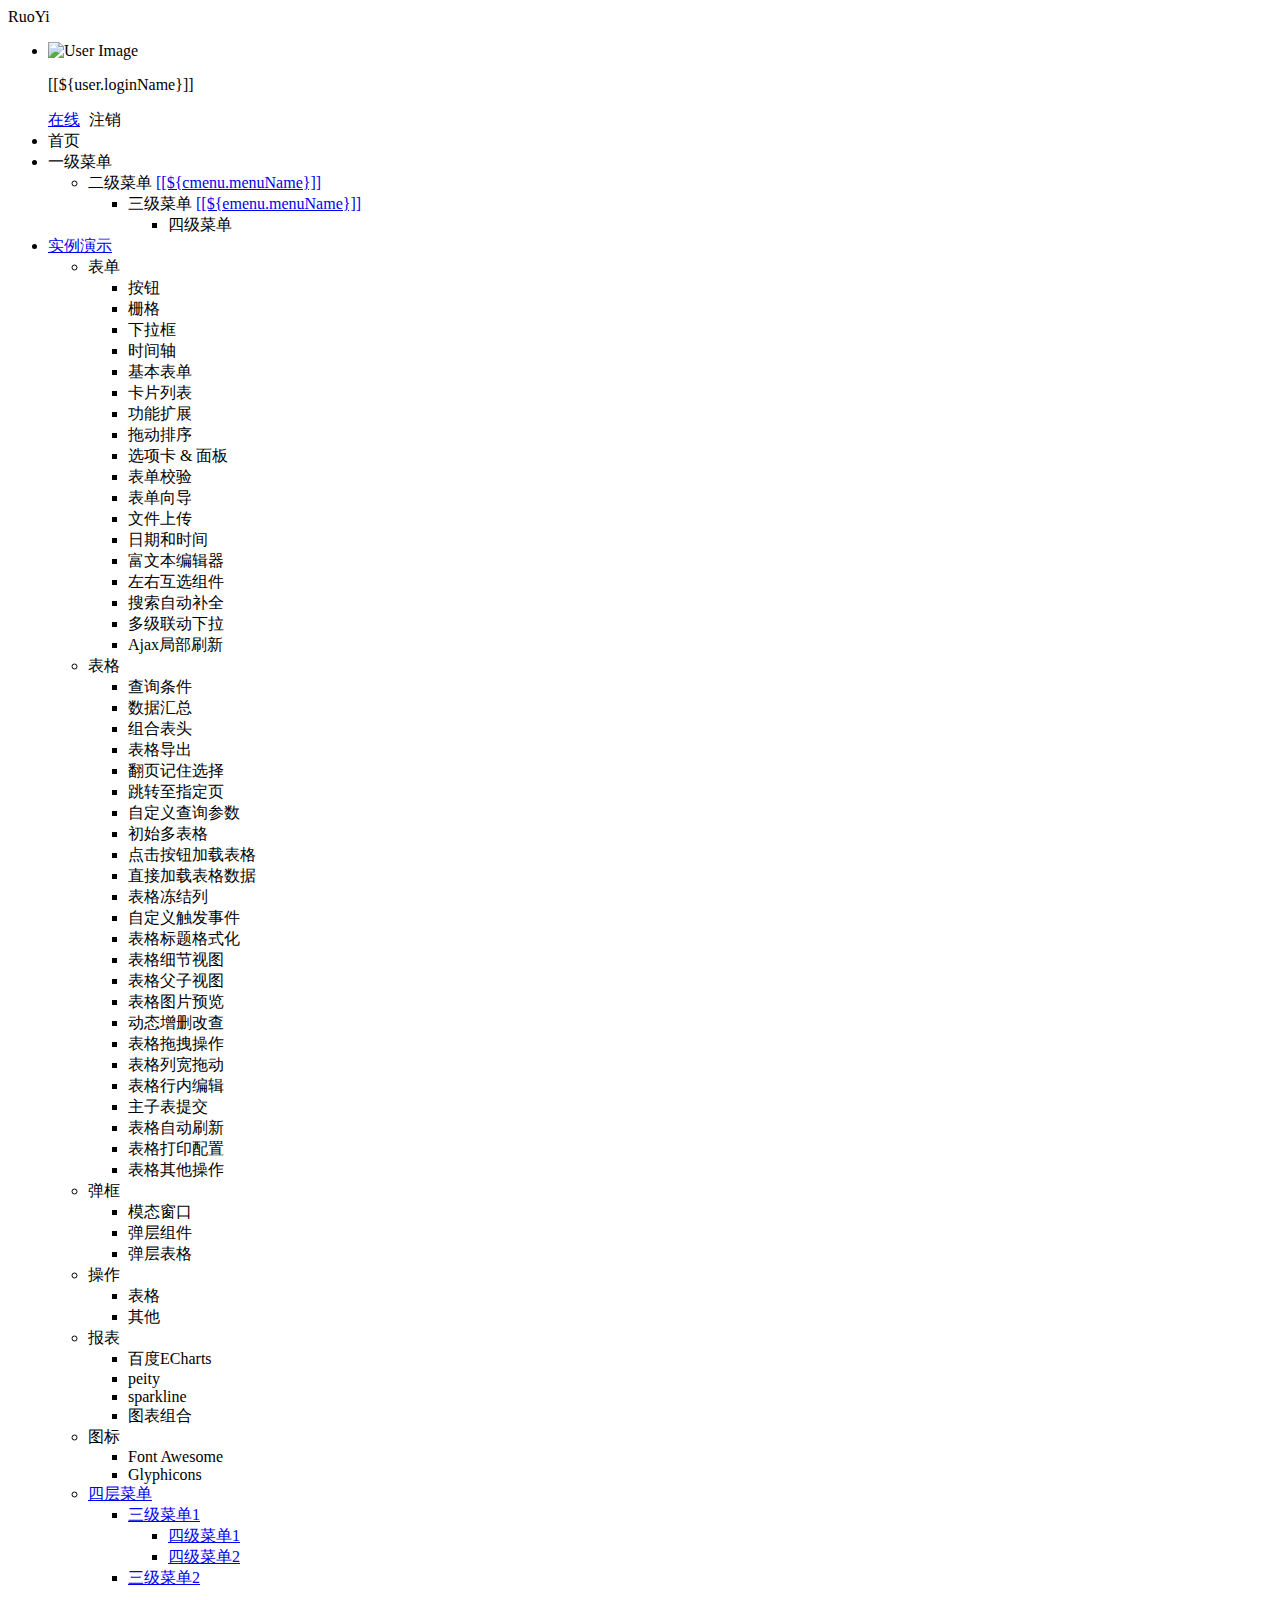
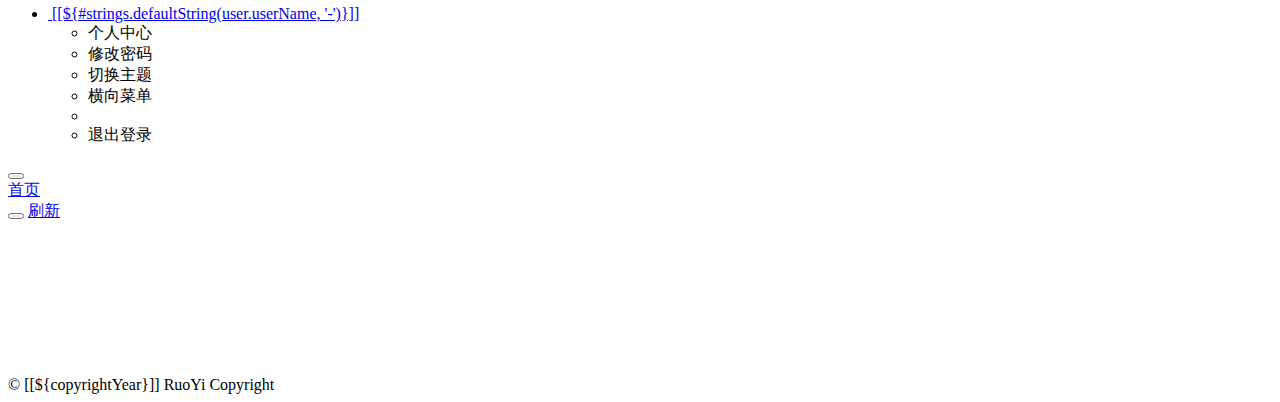
<file: ruoyi-admin/src/main/resources/templates/index.html>
<!DOCTYPE html>
<html  lang="zh" xmlns:th="http://www.thymeleaf.org">
<head>
    <meta charset="utf-8">
    <meta name="viewport" content="width=device-width, initial-scale=1.0">
    <meta name="renderer" content="webkit">
    <title>若依系统首页</title>
    <!-- 避免IE使用兼容模式 -->
 	<meta http-equiv="X-UA-Compatible" content="IE=edge">
    <link th:href="@{favicon.ico}" rel="shortcut icon"/>
    <link th:href="@{/css/bootstrap.min.css}" rel="stylesheet"/>
    <link th:href="@{/css/jquery.contextMenu.min.css}" rel="stylesheet"/>
    <link th:href="@{/css/font-awesome.min.css}" rel="stylesheet"/>
    <link th:href="@{/css/animate.css}" rel="stylesheet"/>
    <link th:href="@{/css/style.css}" rel="stylesheet"/>
    <link th:href="@{/css/skins.css}" rel="stylesheet"/>
    <link th:href="@{/ruoyi/css/ry-ui.css?v=4.5.0}" rel="stylesheet"/>
</head>
<body class="fixed-sidebar full-height-layout gray-bg" style="overflow: hidden">
<div id="wrapper">

    <!--左侧导航开始-->
    <nav class="navbar-default navbar-static-side" role="navigation">
        <div class="nav-close">
            <i class="fa fa-times-circle"></i>
        </div>
        <a th:href="@{/index}">
            <li class="logo hidden-xs">
                <span class="logo-lg">RuoYi</span>
            </li>
         </a>
        <div class="sidebar-collapse">
            <ul class="nav" id="side-menu">
            	<li>
            		<div class="user-panel">
            			<a class="menuItem noactive" title="个人中心" th:href="@{/system/user/profile}">
            				<div class="hide" th:text="个人中心"></div>
					        <div class="pull-left image">
		                    	<img th:src="(${#strings.isEmpty(user.avatar)}) ? @{/img/profile.jpg} : @{${user.avatar}}" th:onerror="this.src='img/profile.jpg'" class="img-circle" alt="User Image">
					        </div>
				        </a>
				        <div class="pull-left info">
				          <p>[[${user.loginName}]]</p>
				          <a href="#"><i class="fa fa-circle text-success"></i> 在线</a>
				          <a th:href="@{logout}" style="padding-left:5px;"><i class="fa fa-sign-out text-danger"></i> 注销</a>
				        </div>
				    </div>
            	</li>
                <li>
                    <a class="menuItem" th:href="@{/system/main}"><i class="fa fa-home"></i> <span class="nav-label">首页</span> </a>
                </li>
                <li th:each="menu : ${menus}">
                	<a th:class="@{${!#strings.isEmpty(menu.url) && menu.url != '#'} ? ${menu.target}}" th:href="@{${#strings.isEmpty(menu.url)} ? |#| : ${menu.url}}">
                		<i class="fa fa-bar-chart-o" th:class="${menu.icon}"></i>
                    	<span class="nav-label" th:text="${menu.menuName}">一级菜单</span>
                    	<span th:class="${#strings.isEmpty(menu.url) || menu.url == '#'} ? |fa arrow|"></span>
                	</a>
                    <ul class="nav nav-second-level collapse">
						<li th:each="cmenu : ${menu.children}">
							<a th:if="${#lists.isEmpty(cmenu.children)}" th:class="${#strings.isEmpty(cmenu.target)} ? |menuItem| : ${cmenu.target}" th:utext="${cmenu.menuName}" th:href="@{${cmenu.url}}">二级菜单</a>
							<a th:if="${not #lists.isEmpty(cmenu.children)}" href="#">[[${cmenu.menuName}]]<span class="fa arrow"></span></a>
							<ul th:if="${not #lists.isEmpty(cmenu.children)}" class="nav nav-third-level">
								<li th:each="emenu : ${cmenu.children}">
								    <a th:if="${#lists.isEmpty(emenu.children)}" th:class="${#strings.isEmpty(emenu.target)} ? |menuItem| : ${emenu.target}" th:text="${emenu.menuName}" th:href="@{${emenu.url}}">三级菜单</a>
								    <a th:if="${not #lists.isEmpty(emenu.children)}" href="#">[[${emenu.menuName}]]<span class="fa arrow"></span></a>
								    <ul th:if="${not #lists.isEmpty(emenu.children)}" class="nav nav-four-level">
								      	<li th:each="fmenu : ${emenu.children}"><a th:if="${#lists.isEmpty(fmenu.children)}" th:class="${#strings.isEmpty(fmenu.target)} ? |menuItem| : ${fmenu.target}" th:text="${fmenu.menuName}" th:href="@{${fmenu.url}}">四级菜单</a></li>
								    </ul>
								</li>
							</ul>
						</li>
					</ul>
                </li>
                <li th:if="${demoEnabled}">
                    <a href="#"><i class="fa fa-desktop"></i><span class="nav-label">实例演示</span><span class="fa arrow"></span></a>
                    <ul class="nav nav-second-level collapse">
                        <li> <a>表单<span class="fa arrow"></span></a>
                            <ul class="nav nav-third-level">
								<li><a class="menuItem" th:href="@{/demo/form/button}">按钮</a></li>
								<li><a class="menuItem" th:href="@{/demo/form/grid}">栅格</a></li>
								<li><a class="menuItem" th:href="@{/demo/form/select}">下拉框</a></li>
								<li><a class="menuItem" th:href="@{/demo/form/timeline}">时间轴</a></li>
								<li><a class="menuItem" th:href="@{/demo/form/basic}">基本表单</a></li>
								<li><a class="menuItem" th:href="@{/demo/form/cards}">卡片列表</a></li>
								<li><a class="menuItem" th:href="@{/demo/form/jasny}">功能扩展</a></li>
								<li><a class="menuItem" th:href="@{/demo/form/sortable}">拖动排序</a></li>
								<li><a class="menuItem" th:href="@{/demo/form/tabs_panels}">选项卡 & 面板</a></li>
								<li><a class="menuItem" th:href="@{/demo/form/validate}">表单校验</a></li>
								<li><a class="menuItem" th:href="@{/demo/form/wizard}">表单向导</a></li>
								<li><a class="menuItem" th:href="@{/demo/form/upload}">文件上传</a></li>
								<li><a class="menuItem" th:href="@{/demo/form/datetime}">日期和时间</a></li>
								<li><a class="menuItem" th:href="@{/demo/form/summernote}">富文本编辑器</a></li>
								<li><a class="menuItem" th:href="@{/demo/form/duallistbox}">左右互选组件</a></li>
								<li><a class="menuItem" th:href="@{/demo/form/autocomplete}">搜索自动补全</a></li>
								<li><a class="menuItem" th:href="@{/demo/form/cxselect}">多级联动下拉</a></li>
								<li><a class="menuItem" th:href="@{/demo/form/localrefresh}">Ajax局部刷新</a></li>
							</ul>
                        </li>
                        <li> <a>表格<span class="fa arrow"></span></a>
                            <ul class="nav nav-third-level">
								<li><a class="menuItem" th:href="@{/demo/table/search}">查询条件</a></li>
								<li><a class="menuItem" th:href="@{/demo/table/footer}">数据汇总</a></li>
								<li><a class="menuItem" th:href="@{/demo/table/groupHeader}">组合表头</a></li>
								<li><a class="menuItem" th:href="@{/demo/table/export}">表格导出</a></li>
								<li><a class="menuItem" th:href="@{/demo/table/remember}">翻页记住选择</a></li>
								<li><a class="menuItem" th:href="@{/demo/table/pageGo}">跳转至指定页</a></li>
								<li><a class="menuItem" th:href="@{/demo/table/params}">自定义查询参数</a></li>
								<li><a class="menuItem" th:href="@{/demo/table/multi}">初始多表格</a></li>
								<li><a class="menuItem" th:href="@{/demo/table/button}">点击按钮加载表格</a></li>
								<li><a class="menuItem" th:href="@{/demo/table/data}">直接加载表格数据</a></li>
								<li><a class="menuItem" th:href="@{/demo/table/fixedColumns}">表格冻结列</a></li>
								<li><a class="menuItem" th:href="@{/demo/table/event}">自定义触发事件</a></li>
								<li><a class="menuItem" th:href="@{/demo/table/headerStyle}">表格标题格式化</a></li>
								<li><a class="menuItem" th:href="@{/demo/table/detail}">表格细节视图</a></li>
								<li><a class="menuItem" th:href="@{/demo/table/child}">表格父子视图</a></li>
								<li><a class="menuItem" th:href="@{/demo/table/image}">表格图片预览</a></li>
								<li><a class="menuItem" th:href="@{/demo/table/curd}">动态增删改查</a></li>
								<li><a class="menuItem" th:href="@{/demo/table/reorder}">表格拖拽操作</a></li>
								<li><a class="menuItem" th:href="@{/demo/table/resizable}">表格列宽拖动</a></li>
								<li><a class="menuItem" th:href="@{/demo/table/editable}">表格行内编辑</a></li>
								<li><a class="menuItem" th:href="@{/demo/table/subdata}">主子表提交</a></li>
								<li><a class="menuItem" th:href="@{/demo/table/refresh}">表格自动刷新</a></li>
								<li><a class="menuItem" th:href="@{/demo/table/print}">表格打印配置</a></li>
								<li><a class="menuItem" th:href="@{/demo/table/other}">表格其他操作</a></li>
							</ul>
                        </li>
                        <li> <a>弹框<span class="fa arrow"></span></a>
                            <ul class="nav nav-third-level">
								<li><a class="menuItem" th:href="@{/demo/modal/dialog}">模态窗口</a></li>
								<li><a class="menuItem" th:href="@{/demo/modal/layer}">弹层组件</a></li>
								<li><a class="menuItem" th:href="@{/demo/modal/table}">弹层表格</a></li>
							</ul>
                        </li>
                        <li> <a>操作<span class="fa arrow"></span></a>
                            <ul class="nav nav-third-level">
								<li><a class="menuItem" th:href="@{/demo/operate/table}">表格</a></li>
								<li><a class="menuItem" th:href="@{/demo/operate/other}">其他</a></li>
							</ul>
                        </li>
                        <li> <a>报表<span class="fa arrow"></span></a>
                            <ul class="nav nav-third-level">
								<li><a class="menuItem" th:href="@{/demo/report/echarts}">百度ECharts</a></li>
								<li><a class="menuItem" th:href="@{/demo/report/peity}">peity</a></li>
								<li><a class="menuItem" th:href="@{/demo/report/sparkline}">sparkline</a></li>
								<li><a class="menuItem" th:href="@{/demo/report/metrics}">图表组合</a></li>
							</ul>
                        </li>
                        <li> <a>图标<span class="fa arrow"></span></a>
                            <ul class="nav nav-third-level">
								<li><a class="menuItem" th:href="@{/demo/icon/fontawesome}">Font Awesome</a></li>
								<li><a class="menuItem" th:href="@{/demo/icon/glyphicons}">Glyphicons</a></li>
							</ul>
                        </li>
                        <li>
	                        <a href="#"><i class="fa fa-sitemap"></i>四层菜单<span class="fa arrow"></span></a>
	                        <ul class="nav nav-third-level collapse">
	                            <li>
	                                <a href="#" id="damian">三级菜单1<span class="fa arrow"></span></a>
	                                <ul class="nav nav-third-level">
	                                    <li>
	                                        <a href="#">四级菜单1</a>
	                                    </li>
	                                    <li>
	                                        <a href="#">四级菜单2</a>
	                                    </li>
	                                </ul>
	                            </li>
	                            <li><a href="#">三级菜单2</a></li>
	                        </ul>
	                    </li>
                    </ul>
                </li>
            </ul>
        </div>
    </nav>
    <!--左侧导航结束-->

    <!--右侧部分开始-->
    <div id="page-wrapper" class="gray-bg dashbard-1">
        <div class="row border-bottom">
            <nav class="navbar navbar-static-top" role="navigation" style="margin-bottom: 0">
                <div class="navbar-header">
                    <a class="navbar-minimalize minimalize-styl-2" style="color:#FFF;" href="#" title="收起菜单">
                    	<i class="fa fa-bars"></i>
                    </a>
                </div>
                <ul class="nav navbar-top-links navbar-right welcome-message">
                    <li class="dropdown user-menu">
						<a href="javascript:void(0)" class="dropdown-toggle" data-hover="dropdown">
							<img th:src="(${#strings.isEmpty(user.avatar)}) ? @{/img/profile.jpg} : @{${user.avatar}}" th:onerror="this.src='img/profile.jpg'" class="user-image">
							<span class="hidden-xs">[[${#strings.defaultString(user.userName, '-')}]]</span>
						</a>
						<ul class="dropdown-menu">
							<li class="mt5">
								<a th:href="@{/system/user/profile}" class="menuItem">
								<i class="fa fa-user"></i> 个人中心</a>
							</li>
							<li>
								<a onclick="resetPwd()">
								<i class="fa fa-key"></i> 修改密码</a>
							</li>
							<li>
								<a onclick="switchSkin()">
								<i class="fa fa-dashboard"></i> 切换主题</a>
							</li>
							<li>
								<a onclick="toggleMenu()">
								<i class="fa fa-toggle-off"></i> 横向菜单</a>
							</li>
							<li class="divider"></li>
							<li>
								<a th:href="@{logout}">
								<i class="fa fa-sign-out"></i> 退出登录</a>
							</li>
						</ul>
					</li>
                </ul>
            </nav>
        </div>
        <div class="row content-tabs">
            <button class="roll-nav roll-left tabLeft">
                <i class="fa fa-backward"></i>
            </button>
            <nav class="page-tabs menuTabs">
                <div class="page-tabs-content">
                    <a href="javascript:;" class="active menuTab" th:data-id="@{/system/main}">首页</a>
                </div>
            </nav>
            <button class="roll-nav roll-right tabRight">
                <i class="fa fa-forward"></i>
            </button>
            <a href="javascript:void(0);" class="roll-nav roll-right tabReload"><i class="fa fa-refresh"></i> 刷新</a>
        </div>

        <a id="ax_close_max" class="ax_close_max" href="#" title="关闭全屏"> <i class="fa fa-times-circle-o"></i> </a>

        <div class="row mainContent" id="content-main" th:style="${#bools.isFalse(ignoreFooter)} ? |height: calc(100% - 91px)|">
            <iframe class="RuoYi_iframe" name="iframe0" width="100%" height="100%" th:data-id="@{/system/main}"
                    th:src="@{/system/main}" frameborder="0" seamless></iframe>
        </div>
        
        <div th:if="${ignoreFooter}" class="footer">
            <div class="pull-right">© [[${copyrightYear}]] RuoYi Copyright </div>
        </div>
    </div>
    <!--右侧部分结束-->
</div>
<!-- 全局js -->
<script th:src="@{/js/jquery.min.js}"></script>
<script th:src="@{/js/bootstrap.min.js}"></script>
<script th:src="@{/js/plugins/metisMenu/jquery.metisMenu.js}"></script>
<script th:src="@{/js/plugins/slimscroll/jquery.slimscroll.min.js}"></script>
<script th:src="@{/js/jquery.contextMenu.min.js}"></script>
<script th:src="@{/ajax/libs/blockUI/jquery.blockUI.js}"></script>
<script th:src="@{/ajax/libs/layer/layer.min.js}"></script>
<script th:src="@{/ruoyi/js/ry-ui.js?v=4.5.0}"></script>
<script th:src="@{/ruoyi/js/common.js?v=4.5.0}"></script>
<script th:src="@{/ruoyi/index.js}"></script>
<script th:src="@{/ajax/libs/fullscreen/jquery.fullscreen.js}"></script>
<script th:inline="javascript">
var ctx = [[@{/}]];
// 皮肤缓存
var skin = storage.get("skin");
// history（表示去掉地址的#）否则地址以"#"形式展示
var mode = "history";
// 历史访问路径缓存
var historyPath = storage.get("historyPath");
// 是否页签与菜单联动
var isLinkage = true;

// 本地主题优先，未设置取系统配置
if($.common.isNotEmpty(skin)){
	$("body").addClass(skin.split('|')[0]);
	$("body").addClass(skin.split('|')[1]);
} else {
	$("body").addClass([[${sideTheme}]]);
	$("body").addClass([[${skinName}]]);
}

/* 用户管理-重置密码 */
function resetPwd() {
    var url = ctx + 'system/user/profile/resetPwd';
    $.modal.open("重置密码", url, '770', '380');
}

/* 切换主题 */
function switchSkin() {
    layer.open({
		type : 2,
		shadeClose : true,
		title : "切换主题",
		area : ["530px", "386px"],
		content : [ctx + "system/switchSkin", 'no']
	})
}

/* 切换菜单 */
function toggleMenu() {
	$.modal.confirm("确认要切换成横向菜单吗？", function() {
		$.get(ctx + 'system/menuStyle/topnav', function(result) {
            window.location.reload();
	    });
	})
}

/** 刷新时访问路径页签 */
function applyPath(url) {
	$('a[href$="' + decodeURI(url) + '"]').click();
	if (!$('a[href$="' + url + '"]').hasClass("noactive")) {
	    $('a[href$="' + url + '"]').parent("li").addClass("selected").parents("li").addClass("active").end().parents("ul").addClass("in");
	}
}

$(function() {
	if($.common.equals("history", mode) && window.performance.navigation.type == 1) {
		var url = storage.get('publicPath');
	    if ($.common.isNotEmpty(url)) {
	    	applyPath(url);
	    }
	} else {
		var hash = location.hash;
	    if ($.common.isNotEmpty(hash)) {
	        var url = hash.substring(1, hash.length);
	        applyPath(url);
	    } else {
	    	if($.common.equals("history", mode)) {
	    		storage.set('publicPath', "");
	    	}
	    }
	}
	
	/* 初始密码提示 */
	if([[${isDefaultModifyPwd}]]) {
		layer.confirm("您的密码还是初始密码，请修改密码！", {
			icon: 0,
			title: "安全提示",
			btn: ['确认'	, '取消'],
			offset: ['30%']
		}, function (index) {
			resetPwd();
			layer.close(index);
		});
	}
	
	/* 过期密码提示 */
	if([[${isPasswordExpired}]]) {
		layer.confirm("您的密码已过期，请尽快修改密码！", {
			icon: 0,
			title: "安全提示",
			btn: ['确认'	, '取消'],
			offset: ['30%']
		}, function (index) {
			resetPwd();
			layer.close(index);
		});
	}
});
</script>
</body>
</html>
</file>
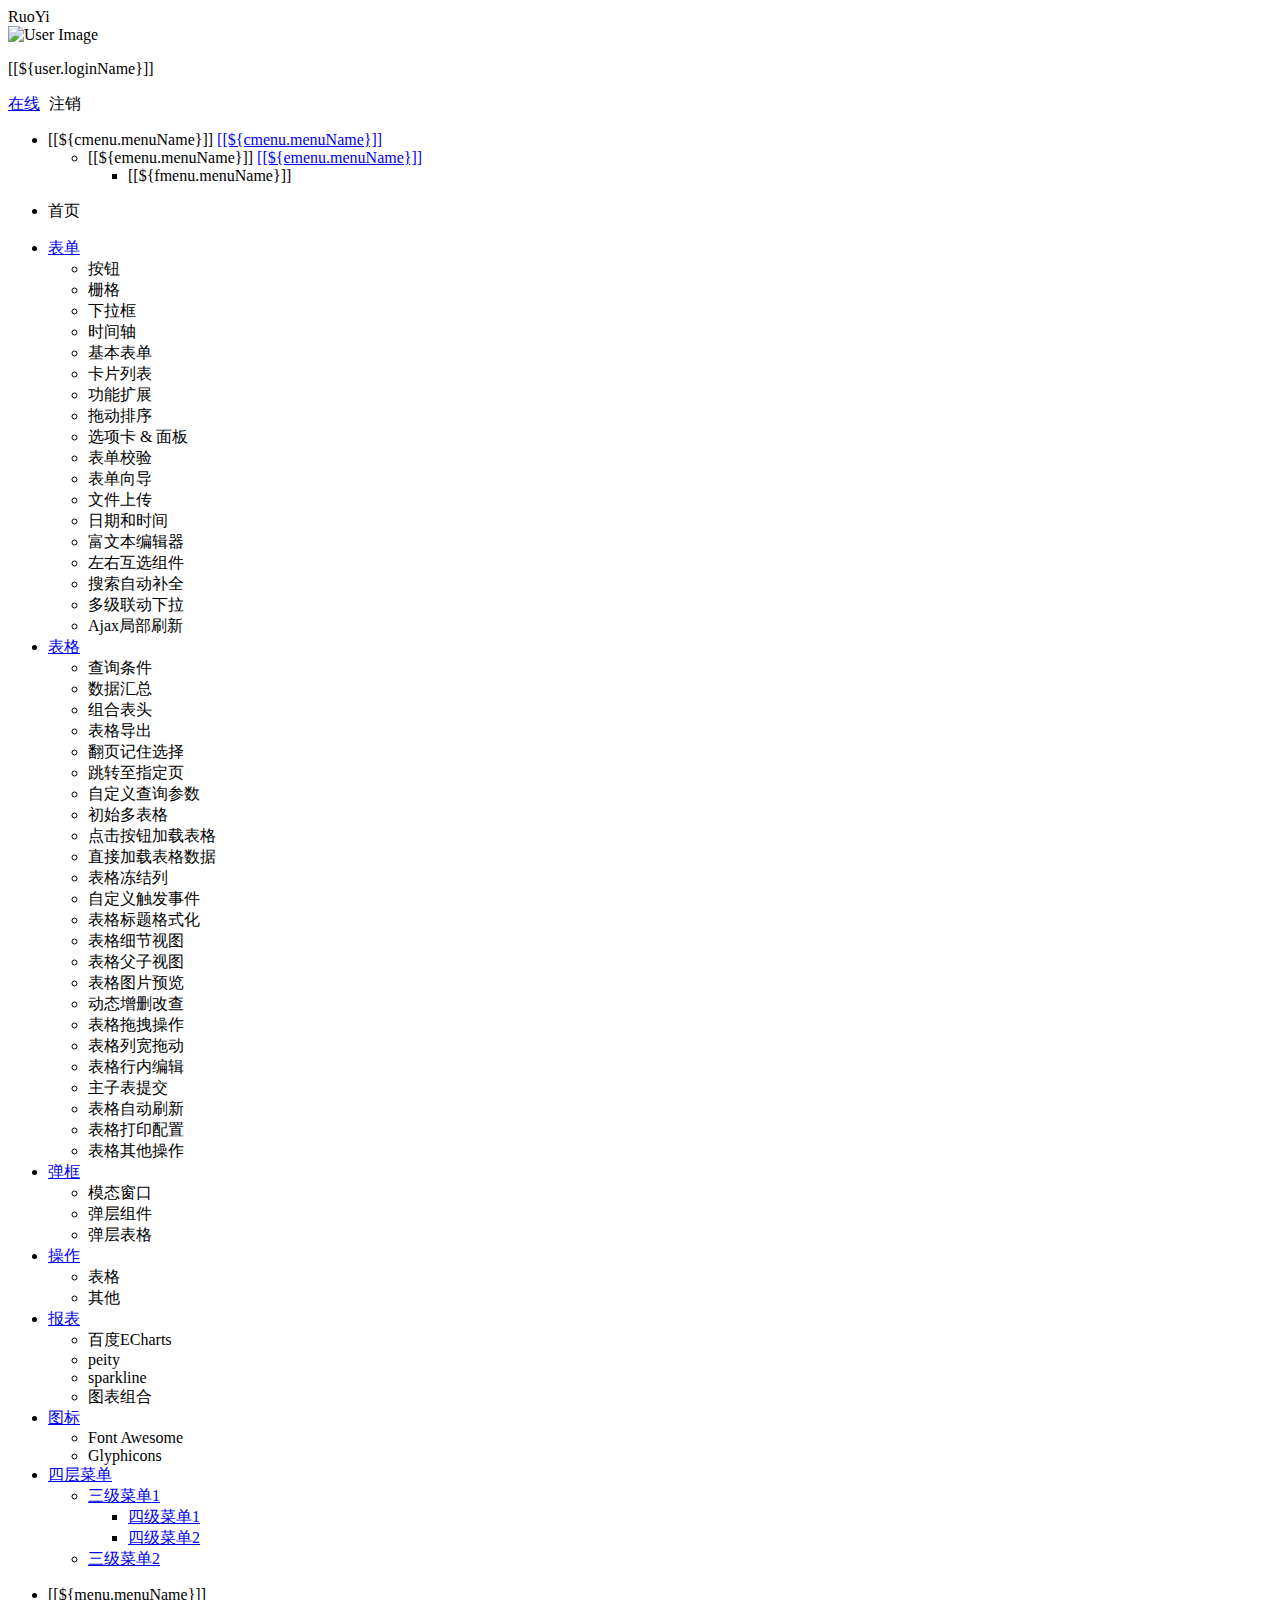
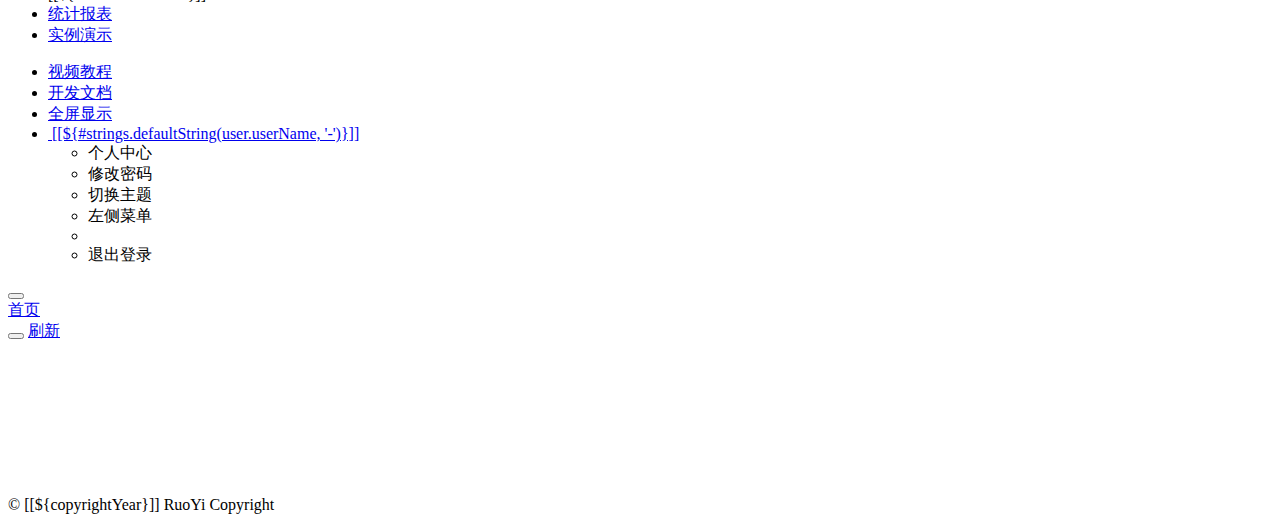
<file: ruoyi-admin/src/main/resources/templates/index-topnav.html>
<!DOCTYPE html>
<html  lang="zh" xmlns:th="http://www.thymeleaf.org">
<head>
    <meta charset="utf-8">
    <meta name="viewport" content="width=device-width, initial-scale=1.0">
    <meta name="renderer" content="webkit">
    <title>若依系统首页</title>
    <!-- 避免IE使用兼容模式 -->
 	<meta http-equiv="X-UA-Compatible" content="IE=edge">
    <link th:href="@{favicon.ico}" rel="shortcut icon"/>
    <link th:href="@{/css/bootstrap.min.css}" rel="stylesheet"/>
    <link th:href="@{/css/jquery.contextMenu.min.css}" rel="stylesheet"/>
    <link th:href="@{/css/font-awesome.min.css}" rel="stylesheet"/>
    <link th:href="@{/css/animate.css}" rel="stylesheet"/>
    <link th:href="@{/css/style.css}" rel="stylesheet"/>
    <link th:href="@{/css/skins.css?v=20200902}" rel="stylesheet"/>
    <link th:href="@{/ruoyi/css/ry-ui.css?v=4.5.0}" rel="stylesheet"/>
</head>
<body class="fixed-sidebar full-height-layout gray-bg" style="overflow: hidden">
<div id="wrapper">

    <!--左侧导航开始-->
    <nav class="navbar-default navbar-static-side" role="navigation">
        <div class="nav-close">
            <i class="fa fa-times-circle"></i>
        </div>
        <a th:href="@{/index}">
            <li class="logo hidden-xs">
                <span class="logo-lg">RuoYi</span>
            </li>
         </a>
        <div class="sidebar-collapse tab-content" id="side-menu">
			<div class="user-panel">
				<a class="menuItem noactive" title="个人中心" th:href="@{/system/user/profile}">
					<div class="hide" th:text="个人中心"></div>
					<div class="pull-left image">
						<img th:src="(${#strings.isEmpty(user.avatar)}) ? @{/img/profile.jpg} : @{${user.avatar}}" th:onerror="this.src='img/profile.jpg'" class="img-circle" alt="User Image">
					</div>
				</a>
				<div class="pull-left info">
				  <p>[[${user.loginName}]]</p>
				  <a href="#"><i class="fa fa-circle text-success"></i> 在线</a>
				  <a th:href="@{logout}" style="padding-left:5px;"><i class="fa fa-sign-out text-danger"></i> 注销</a>
				</div>
			</div>
			
            <!-- 左侧菜单 -->
			<th:block th:each="menu : ${menus}">
			<div class="tab-pane fade height-full" th:id="|menu_${menu.menuId}|">
			  <ul class="nav">
                <li th:each="cmenu : ${menu.children}">
			      <a class="menu-content" th:if="${#lists.isEmpty(cmenu.children)}" th:href="@{${cmenu.url}}" th:classappend="${#strings.isEmpty(cmenu.target)} ? |menuItem| : ${cmenu.target}">
			        <i th:class="${cmenu.icon} + ' fa-fw'"></i> <span class="nav-label">[[${cmenu.menuName}]]</span>
			      </a>
			      <a class="menu-content" th:if="${not #lists.isEmpty(cmenu.children)}" href="#">
			        <i th:class="${cmenu.icon} + ' fa-fw'"></i>
			        <span class="nav-label">[[${cmenu.menuName}]]</span>
			        <span class="fa arrow"></span>
                  </a>
				  <ul th:if="${not #lists.isEmpty(cmenu.children)}" class="nav nav-second-level collapse">
				    <li th:each="emenu : ${cmenu.children}">
				      <a th:if="${#lists.isEmpty(emenu.children)}" th:href="@{${emenu.url}}" th:class="${#strings.isEmpty(emenu.target)} ? |menuItem| : ${emenu.target}">
				        <i th:class="${emenu.icon} + ' fa-fw'"></i> 
				        [[${emenu.menuName}]]
				      </a>
				      <a th:if="${not #lists.isEmpty(emenu.children)}" href="#">
				        <i th:class="${emenu.icon} + ' fa-fw'"></i> 
				        [[${emenu.menuName}]]
				        <span class="fa arrow"></span>
				      </a>
				      <ul th:if="${not #lists.isEmpty(emenu.children)}" class="nav nav-third-level collapse">
				        <li th:each="fmenu : ${emenu.children}"><a th:if="${#lists.isEmpty(fmenu.children)}" th:class="${#strings.isEmpty(fmenu.target)} ? |menuItem| : ${fmenu.target}" th:href="@{${fmenu.url}}">[[${fmenu.menuName}]]</a></li>
				      </ul>
				    </li>
				  </ul>
                </li>
			  </ul>
			</div>
			</th:block>
			
			<!-- 首页菜单 -->
			<div class="tab-pane fade height-full" id="index">
			  <ul class="nav">
			    <li>
			      <a class="menuItem" th:href="@{/system/main}">
			      <i class="fa fa-home"></i> <span class="nav-label">首页</span></a>
			    </li>
			  </ul>
			</div>
			
            <!-- 实例演示菜单 -->
			<div class="tab-pane fade height-full" id="demo" th:if="${demoEnabled}">
			  <ul class="nav">
			    <li>
			      <a href="#"><i class="fa fa-edit"></i> <span class="nav-label">表单</span><span class="fa arrow"></span></a>
			      <ul class="nav nav-second-level collapse">
					<li><a class="menuItem" th:href="@{/demo/form/button}">按钮</a></li>
					<li><a class="menuItem" th:href="@{/demo/form/grid}">栅格</a></li>
					<li><a class="menuItem" th:href="@{/demo/form/select}">下拉框</a></li>
					<li><a class="menuItem" th:href="@{/demo/form/timeline}">时间轴</a></li>
					<li><a class="menuItem" th:href="@{/demo/form/basic}">基本表单</a></li>
					<li><a class="menuItem" th:href="@{/demo/form/cards}">卡片列表</a></li>
					<li><a class="menuItem" th:href="@{/demo/form/jasny}">功能扩展</a></li>
					<li><a class="menuItem" th:href="@{/demo/form/sortable}">拖动排序</a></li>
					<li><a class="menuItem" th:href="@{/demo/form/tabs_panels}">选项卡 & 面板</a></li>
					<li><a class="menuItem" th:href="@{/demo/form/validate}">表单校验</a></li>
					<li><a class="menuItem" th:href="@{/demo/form/wizard}">表单向导</a></li>
					<li><a class="menuItem" th:href="@{/demo/form/upload}">文件上传</a></li>
					<li><a class="menuItem" th:href="@{/demo/form/datetime}">日期和时间</a></li>
					<li><a class="menuItem" th:href="@{/demo/form/summernote}">富文本编辑器</a></li>
					<li><a class="menuItem" th:href="@{/demo/form/duallistbox}">左右互选组件</a></li>
					<li><a class="menuItem" th:href="@{/demo/form/autocomplete}">搜索自动补全</a></li>
					<li><a class="menuItem" th:href="@{/demo/form/cxselect}">多级联动下拉</a></li>
					<li><a class="menuItem" th:href="@{/demo/form/localrefresh}">Ajax局部刷新</a></li>
			      </ul>
			    </li>
			    <li>
			      <a href="#"><i class="fa fa-table"></i> <span class="nav-label">表格</span><span class="fa arrow"></span></a>
			      <ul class="nav nav-second-level collapse">
					<li><a class="menuItem" th:href="@{/demo/table/search}">查询条件</a></li>
					<li><a class="menuItem" th:href="@{/demo/table/footer}">数据汇总</a></li>
					<li><a class="menuItem" th:href="@{/demo/table/groupHeader}">组合表头</a></li>
					<li><a class="menuItem" th:href="@{/demo/table/export}">表格导出</a></li>
					<li><a class="menuItem" th:href="@{/demo/table/remember}">翻页记住选择</a></li>
					<li><a class="menuItem" th:href="@{/demo/table/pageGo}">跳转至指定页</a></li>
					<li><a class="menuItem" th:href="@{/demo/table/params}">自定义查询参数</a></li>
					<li><a class="menuItem" th:href="@{/demo/table/multi}">初始多表格</a></li>
					<li><a class="menuItem" th:href="@{/demo/table/button}">点击按钮加载表格</a></li>
					<li><a class="menuItem" th:href="@{/demo/table/data}">直接加载表格数据</a></li>
					<li><a class="menuItem" th:href="@{/demo/table/fixedColumns}">表格冻结列</a></li>
					<li><a class="menuItem" th:href="@{/demo/table/event}">自定义触发事件</a></li>
					<li><a class="menuItem" th:href="@{/demo/table/headerStyle}">表格标题格式化</a></li>
					<li><a class="menuItem" th:href="@{/demo/table/detail}">表格细节视图</a></li>
					<li><a class="menuItem" th:href="@{/demo/table/child}">表格父子视图</a></li>
					<li><a class="menuItem" th:href="@{/demo/table/image}">表格图片预览</a></li>
					<li><a class="menuItem" th:href="@{/demo/table/curd}">动态增删改查</a></li>
					<li><a class="menuItem" th:href="@{/demo/table/reorder}">表格拖拽操作</a></li>
					<li><a class="menuItem" th:href="@{/demo/table/resizable}">表格列宽拖动</a></li>
					<li><a class="menuItem" th:href="@{/demo/table/editable}">表格行内编辑</a></li>
					<li><a class="menuItem" th:href="@{/demo/table/subdata}">主子表提交</a></li>
					<li><a class="menuItem" th:href="@{/demo/table/refresh}">表格自动刷新</a></li>
					<li><a class="menuItem" th:href="@{/demo/table/print}">表格打印配置</a></li>
					<li><a class="menuItem" th:href="@{/demo/table/other}">表格其他操作</a></li>
			      </ul>
			    </li>
			    <li>
			      <a href="#"><i class="fa fa-flask"></i> <span class="nav-label">弹框</span><span class="fa arrow"></span></a>
			      <ul class="nav nav-second-level collapse">
					<li><a class="menuItem" th:href="@{/demo/modal/dialog}">模态窗口</a></li>
					<li><a class="menuItem" th:href="@{/demo/modal/layer}">弹层组件</a></li>
					<li><a class="menuItem" th:href="@{/demo/modal/table}">弹层表格</a></li>
			      </ul>
			    </li>
			    <li>
			      <a href="#"><i class="fa fa-wpforms"></i> <span class="nav-label">操作</span><span class="fa arrow"></span></a>
			      <ul class="nav nav-second-level collapse">
					<li><a class="menuItem" th:href="@{/demo/operate/table}">表格</a></li>
					<li><a class="menuItem" th:href="@{/demo/operate/other}">其他</a></li>
			      </ul>
			    </li>
			    <li>
			      <a href="#"><i class="fa fa-bar-chart-o"></i> <span class="nav-label">报表</span><span class="fa arrow"></span></a>
			      <ul class="nav nav-second-level collapse">
					<li><a class="menuItem" th:href="@{/demo/report/echarts}">百度ECharts</a></li>
					<li><a class="menuItem" th:href="@{/demo/report/peity}">peity</a></li>
					<li><a class="menuItem" th:href="@{/demo/report/sparkline}">sparkline</a></li>
					<li><a class="menuItem" th:href="@{/demo/report/metrics}">图表组合</a></li>
			      </ul>
			    </li>
			    <li>
			      <a href="#"><i class="fa fa-book"></i> <span class="nav-label">图标</span><span class="fa arrow"></span></a>
			      <ul class="nav nav-second-level collapse">
					<li><a class="menuItem" th:href="@{/demo/icon/fontawesome}">Font Awesome</a></li>
					<li><a class="menuItem" th:href="@{/demo/icon/glyphicons}">Glyphicons</a></li>
			      </ul>
			    </li>
			    <li>
			      <a href="#"><i class="fa fa-navicon"></i> <span class="nav-label">四层菜单</span><span class="fa arrow"></span></a>
			      <ul class="nav nav-second-level collapse">
					<li>
						<a href="#" id="damian">三级菜单1<span class="fa arrow"></span></a>
						<ul class="nav nav-third-level collapse">
							<li>
								<a href="#">四级菜单1</a>
							</li>
							<li>
								<a href="#">四级菜单2</a>
							</li>
						</ul>
					</li>
					<li><a href="#">三级菜单2</a></li>
			      </ul>
			    </li>
			  </ul>
			</div>
        </div>
    </nav>
    <!--左侧导航结束-->

    <!--右侧部分开始-->
    <div id="page-wrapper" class="gray-bg dashbard-1">
        <div class="row border-bottom">
            <nav class="navbar navbar-static-top" role="navigation" style="margin-bottom: 0">
                <div class="navbar-header">
                    <a class="navbar-minimalize minimalize-styl-2" style="color:#FFF;" href="#" title="收起菜单">
                    	<i class="fa fa-bars"></i>
                    </a>
                </div>
                <!-- 顶部栏 -->
                <div id="navMenu">
                  <ul class="nav navbar-toolbar nav-tabs navbar-left hidden-xs">
                    
                    <!-- 顶部菜单列表 -->
	                <th:block th:each="menu : ${menus}">
               	    <li role="presentation" th:id="|tab_${menu.menuId}|">
                        <a data-toggle="tab" th:class="@{${!#strings.isEmpty(menu.target) && menu.target == 'menuBlank'} ? 'menuBlank'}" th:href="@{${!#strings.isEmpty(menu.target) && menu.target == 'menuBlank'} ? ${menu.url} : |#menu_${menu.menuId}|}">
                            <i th:class="${menu.icon}"></i> <span>[[${menu.menuName}]]</span>
                        </a>
                    </li>
	                </th:block>
	                
	                <li role="presentation" id="tab_index">
                      <a data-toggle="tab" href="#index">
                        <i class="fa fa-area-chart"></i> <span>统计报表</span>
                      </a>
                    </li>
                    
                    <li role="presentation" id="tab_demo" th:if="${demoEnabled}">
                      <a data-toggle="tab" href="#demo">
                        <i class="fa fa-desktop"></i> <span>实例演示</span>
                      </a>
                    </li>
				  </ul>
				</div>
                <!-- 右侧栏 -->
                <ul class="nav navbar-top-links navbar-right welcome-message">
                    <li><a title="视频教程" href="http://doc.ruoyi.vip/ruoyi/document/spjc.html" target="_blank"><i class="fa fa-video-camera"></i> 视频教程</a></li>
                    <li><a title="开发文档" href="http://doc.ruoyi.vip" target="_blank"><i class="fa fa-question-circle"></i> 开发文档</a></li>
	                <li><a title="全屏显示" href="javascript:void(0)" id="fullScreen"><i class="fa fa-arrows-alt"></i> 全屏显示</a></li>
                    <li class="dropdown user-menu">
						<a href="javascript:void(0)" class="dropdown-toggle" data-hover="dropdown">
							<img th:src="(${#strings.isEmpty(user.avatar)}) ? @{/img/profile.jpg} : @{${user.avatar}}" th:onerror="this.src='img/profile.jpg'" class="user-image">
							<span class="hidden-xs">[[${#strings.defaultString(user.userName, '-')}]]</span>
						</a>
						<ul class="dropdown-menu">
							<li class="mt5">
								<a th:href="@{/system/user/profile}" class="menuItem">
								<i class="fa fa-user"></i> 个人中心</a>
							</li>
							<li>
								<a onclick="resetPwd()">
								<i class="fa fa-key"></i> 修改密码</a>
							</li>
							<li>
								<a onclick="switchSkin()">
								<i class="fa fa-dashboard"></i> 切换主题</a>
							</li>
							<li>
								<a onclick="toggleMenu()">
								<i class="fa fa-toggle-off"></i> 左侧菜单</a>
							</li>
							<li class="divider"></li>
							<li>
								<a th:href="@{logout}">
								<i class="fa fa-sign-out"></i> 退出登录</a>
							</li>
						</ul>
					</li>
                </ul>
            </nav>
        </div>
        <div class="row content-tabs">
            <button class="roll-nav roll-left tabLeft">
                <i class="fa fa-backward"></i>
            </button>
            <nav class="page-tabs menuTabs">
                <div class="page-tabs-content">
                    <a href="javascript:;" class="active menuTab" th:data-id="@{/system/main}">首页</a>
                </div>
            </nav>
            <button class="roll-nav roll-right tabRight">
                <i class="fa fa-forward"></i>
            </button>
            <a href="javascript:void(0);" class="roll-nav roll-right tabReload"><i class="fa fa-refresh"></i> 刷新</a>
        </div>

        <a id="ax_close_max" class="ax_close_max" href="#" title="关闭全屏"> <i class="fa fa-times-circle-o"></i> </a>

        <div class="row mainContent" id="content-main" th:style="${#bools.isFalse(ignoreFooter)} ? |height: calc(100% - 91px)|">
            <iframe class="RuoYi_iframe" name="iframe0" width="100%" height="100%" th:data-id="@{/system/main}"
                    th:src="@{/system/main}" frameborder="0" seamless></iframe>
        </div>
        
        <div th:if="${ignoreFooter}" class="footer">
            <div class="pull-right">© [[${copyrightYear}]] RuoYi Copyright </div>
        </div>
    </div>
    <!--右侧部分结束-->
</div>
<!-- 全局js -->
<script th:src="@{/js/jquery.min.js}"></script>
<script th:src="@{/js/bootstrap.min.js}"></script>
<script th:src="@{/js/plugins/metisMenu/jquery.metisMenu.js}"></script>
<script th:src="@{/js/plugins/slimscroll/jquery.slimscroll.min.js}"></script>
<script th:src="@{/js/jquery.contextMenu.min.js}"></script>
<script th:src="@{/ajax/libs/blockUI/jquery.blockUI.js}"></script>
<script th:src="@{/ajax/libs/layer/layer.min.js}"></script>
<script th:src="@{/ruoyi/js/ry-ui.js?v=4.5.0}"></script>
<script th:src="@{/ruoyi/js/common.js?v=4.5.0}"></script>
<script th:src="@{/ruoyi/index.js?v=20200902}"></script>
<script th:src="@{/ajax/libs/fullscreen/jquery.fullscreen.js}"></script>
<script th:src="@{/js/resize-tabs.js}"></script>
<script th:inline="javascript">
var ctx = [[@{/}]];
// 皮肤缓存
var skin = storage.get("skin");
// history（表示去掉地址的#）否则地址以"#"形式展示
var mode = "history";
// 历史访问路径缓存
var historyPath = storage.get("historyPath");
// 是否页签与菜单联动
var isLinkage = true;

// 本地主题优先，未设置取系统配置
if($.common.isNotEmpty(skin)){
	$("body").addClass(skin.split('|')[0]);
	$("body").addClass(skin.split('|')[1]);
} else {
	$("body").addClass([[${sideTheme}]]);
	$("body").addClass([[${skinName}]]);
}

/* 用户管理-重置密码 */
function resetPwd() {
    var url = ctx + 'system/user/profile/resetPwd';
    $.modal.open("重置密码", url, '770', '380');
}
/* 切换主题 */
function switchSkin() {
    layer.open({
		type : 2,
		shadeClose : true,
		title : "切换主题",
		area : ["530px", "386px"],
		content : [ctx + "system/switchSkin", 'no']
	})
}

/* 切换菜单 */
function toggleMenu() {
	$.modal.confirm("确认要切换成左侧菜单吗？", function() {
		$.get(ctx + 'system/menuStyle/default', function(result) {
            window.location.reload();
	    });
	})
}

/** 刷新时访问路径页签 */
function applyPath(url) {
	var $dataObj = $('a[href$="' + decodeURI(url) + '"]');
	$dataObj.click();
	if (!$dataObj.hasClass("noactive")) {
	    $dataObj.parent("li").addClass("selected").parents("li").addClass("active").end().parents("ul").addClass("in");
	}
	// 顶部菜单同步处理
    var tabStr = $dataObj.parents(".tab-pane").attr("id");
    if ($.common.isNotEmpty(tabStr)) {
        var sepIndex = tabStr.lastIndexOf('_');
        var menuId = tabStr.substring(sepIndex + 1, tabStr.length);
        $("#tab_" + menuId + " a").click();
    }
}

$(function() {
	if($.common.equals("history", mode) && window.performance.navigation.type == 1) {
		var url = storage.get('publicPath');
	    if ($.common.isNotEmpty(url)) {
	    	applyPath(url);
	    } else {
	    	$(".navbar-toolbar li a").eq(0).click();
	    }
	} else {
		var hash = location.hash;
	    if ($.common.isNotEmpty(hash)) {
	        var url = hash.substring(1, hash.length);
	        applyPath(url);
	    } else {
	    	if($.common.equals("history", mode)) {
	    		storage.set('publicPath', "");
	    	}
	    	$(".navbar-toolbar li a").eq(0).click();
	    }
	}
	
	/* 初始密码提示 */
	if([[${isDefaultModifyPwd}]]) {
		layer.confirm("您的密码还是初始密码，请修改密码！", {
			icon: 0,
			title: "安全提示",
			btn: ['确认'	, '取消'],
			offset: ['30%']
		}, function (index) {
			resetPwd();
			layer.close(index);
		});
	}
	
	/* 过期密码提示 */
	if([[${isPasswordExpired}]]) {
		layer.confirm("您的密码已过期，请尽快修改密码！", {
			icon: 0,
			title: "安全提示",
			btn: ['确认'	, '取消'],
			offset: ['30%']
		}, function (index) {
			resetPwd();
			layer.close(index);
		});
	}
});
</script>
</body>
</html>
</file>
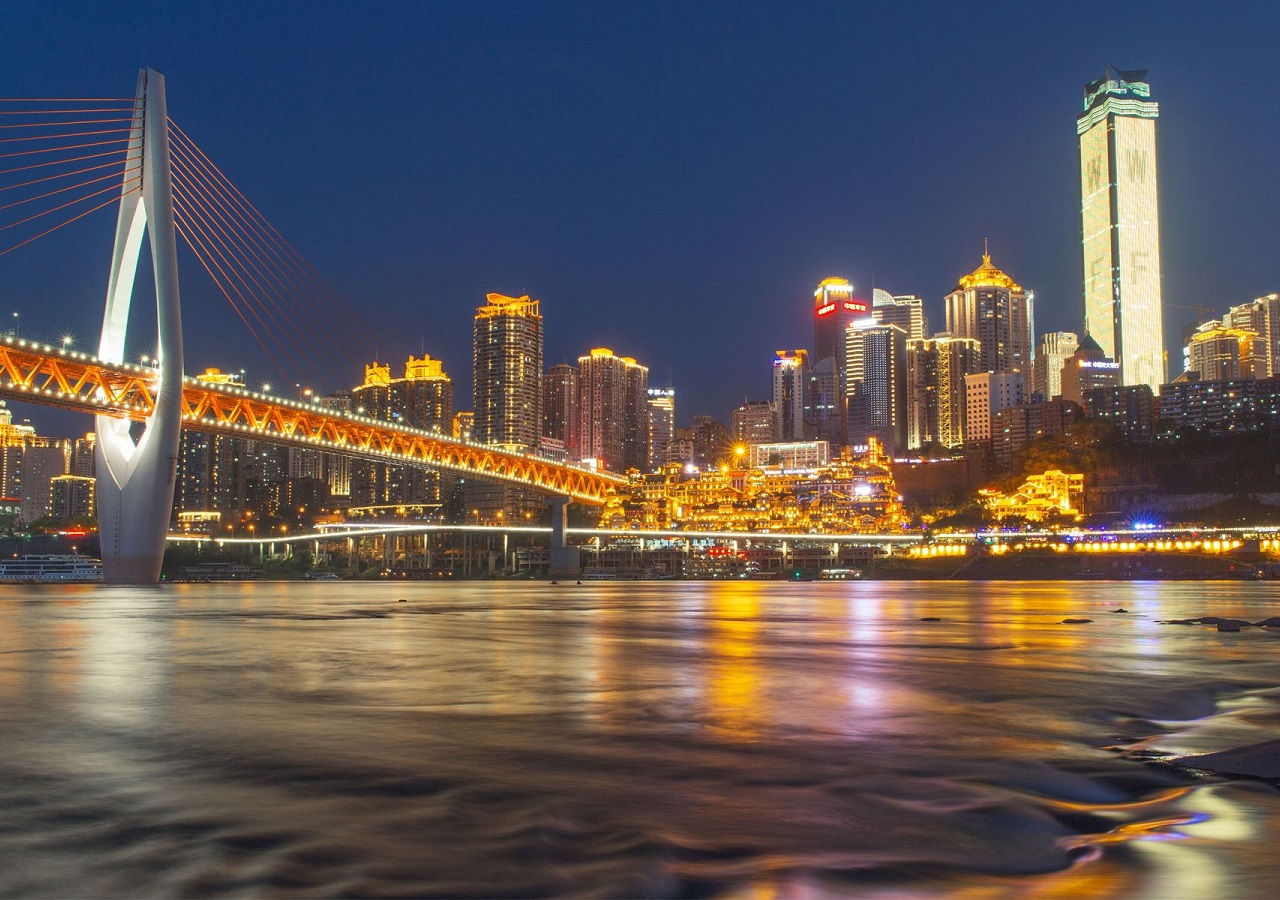
<file: ruoyi-admin/src/main/resources/templates/login.html>
<!DOCTYPE html>
<html  lang="zh" xmlns:th="http://www.thymeleaf.org">
<head>
    <meta charset="utf-8">
    <meta name="viewport" content="width=device-width, initial-scale=1.0, maximum-scale=1.0">
    <title>消息管理系统</title>
    <meta name="description" content="消息管理系统">
    <link href="../static/css/bootstrap.min.css" th:href="@{/css/bootstrap.min.css}" rel="stylesheet"/>
    <link href="../static/css/font-awesome.min.css" th:href="@{/css/font-awesome.min.css}" rel="stylesheet"/>
    <link href="../static/css/style.css" th:href="@{/css/style.css}" rel="stylesheet"/>
    <link href="../static/css/login.min.css" th:href="@{/css/login.min.css}" rel="stylesheet"/>
    <link href="../static/ruoyi/css/ry-ui.css" th:href="@{/ruoyi/css/ry-ui.css?v=4.5.0}" rel="stylesheet"/>
    <!-- 360浏览器急速模式 -->
    <meta name="renderer" content="webkit">
    <!-- 避免IE使用兼容模式 -->
    <meta http-equiv="X-UA-Compatible" content="IE=edge">
    <link rel="shortcut icon" href="../static/favicon.ico" th:href="@{favicon.ico}"/>
    <style type="text/css">label.error { position:inherit;  }</style>
    <script>
        if(window.top!==window.self){alert('未登录或登录超时。请重新登录');window.top.location=window.location};
    </script>
</head>
<body class="signin">
    <div class="signinpanel" style="margin: 12% auto 0 1400px">
        <div class="row">
            <div class="col-sm-5">
                <form id="signupForm" autocomplete="off">
                    <h4 class="no-margins">登录：</h4>
                    <p class="m-t-md">你若不离不弃，我必生死相依</p>
                    <input type="text"     name="username" class="form-control uname"     placeholder="用户名" value="admin"    />
                    <input type="password" name="password" class="form-control pword"     placeholder="密码"   value="admin123" />
					<div class="row m-t" th:if="${captchaEnabled==true}">
						<div class="col-xs-6">
						    <input type="text" name="validateCode" class="form-control code" placeholder="验证码" maxlength="5" />
						</div>
						<div class="col-xs-6">
							<a href="javascript:void(0);" title="点击更换验证码">
								<img th:src="@{captcha/captchaImage(type=${captchaType})}" class="imgcode" width="85%"/>
							</a>
						</div>
					</div>
                    <div class="checkbox-custom" th:classappend="${captchaEnabled==false} ? 'm-t'">
				        <input type="checkbox" id="rememberme" name="rememberme"> <label for="rememberme">记住我</label>
				    </div>
                    <button class="btn btn-success btn-block" id="btnSubmit" data-loading="正在验证登录，请稍后...">登录</button>
                </form>
            </div>
        </div>
        <div class="signup-footer">
            <div class="pull-left">
                &copy; 2020.10.23 nicky <br>
            </div>
        </div>
    </div>
<script th:inline="javascript"> var ctx = [[@{/}]]; var captchaType = [[${captchaType}]]; </script>
<!-- 全局js -->
<script src="../static/js/jquery.min.js" th:src="@{/js/jquery.min.js}"></script>
<script src="../static/js/bootstrap.min.js" th:src="@{/js/bootstrap.min.js}"></script>
<!-- 验证插件 -->
<script src="../static/ajax/libs/validate/jquery.validate.min.js" th:src="@{/ajax/libs/validate/jquery.validate.min.js}"></script>
<script src="../static/ajax/libs/validate/messages_zh.min.js" th:src="@{/ajax/libs/validate/messages_zh.min.js}"></script>
<script src="../static/ajax/libs/layer/layer.min.js" th:src="@{/ajax/libs/layer/layer.min.js}"></script>
<script src="../static/ajax/libs/blockUI/jquery.blockUI.js" th:src="@{/ajax/libs/blockUI/jquery.blockUI.js}"></script>
<script src="../static/ruoyi/js/ry-ui.js" th:src="@{/ruoyi/js/ry-ui.js?v=4.5.0}"></script>
<script src="../static/ruoyi/login.js" th:src="@{/ruoyi/login.js}"></script>
</body>
</html>
</file>
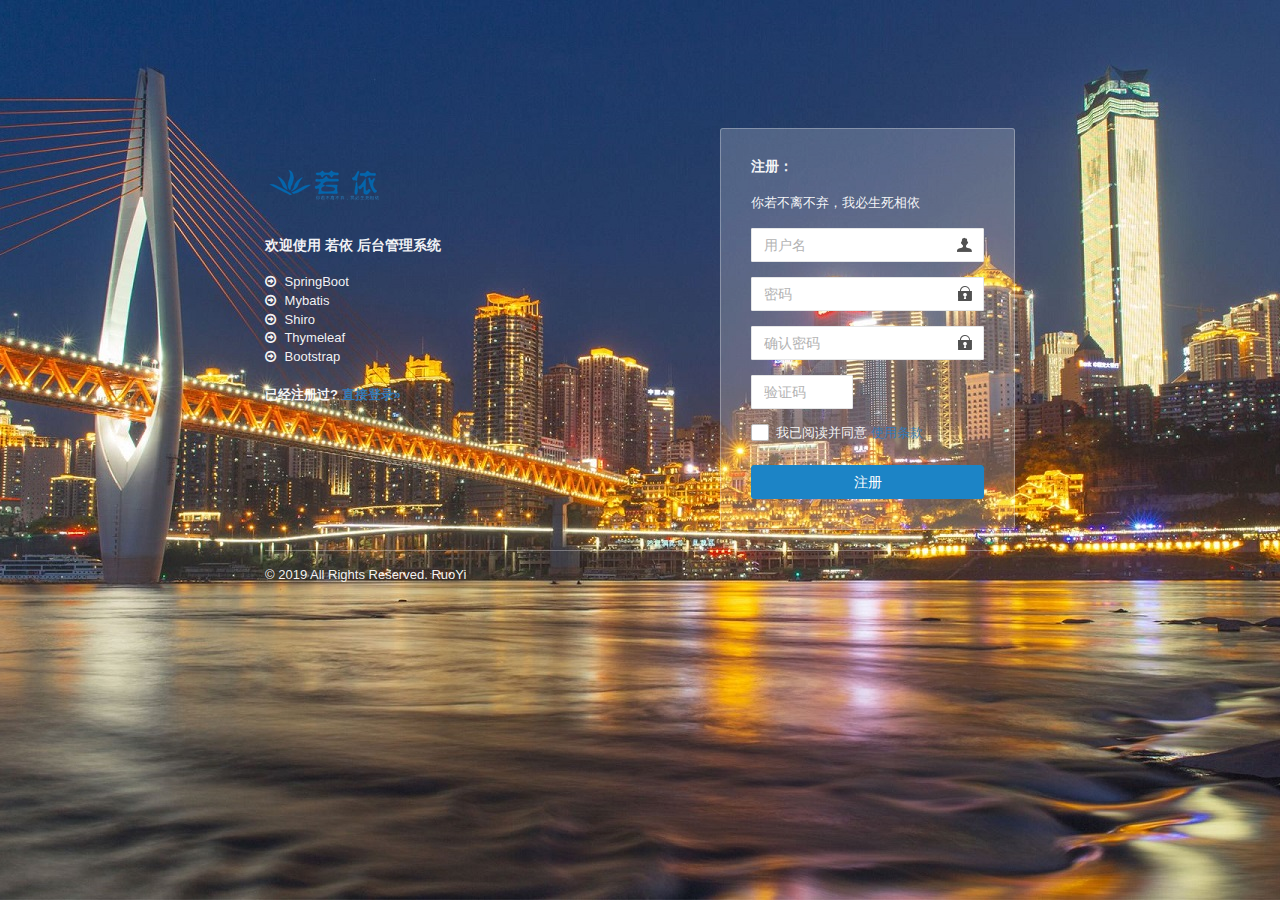
<file: ruoyi-admin/src/main/resources/templates/register.html>
<!DOCTYPE html>
<html  lang="zh" xmlns:th="http://www.thymeleaf.org">
<head>
    <meta charset="utf-8">
    <meta name="viewport" content="width=device-width, initial-scale=1.0, maximum-scale=1.0">
    <title>注册若依系统</title>
    <meta name="description" content="若依后台管理框架">
    <link href="../static/css/bootstrap.min.css" th:href="@{/css/bootstrap.min.css}" rel="stylesheet"/>
    <link href="../static/css/font-awesome.min.css" th:href="@{/css/font-awesome.min.css}" rel="stylesheet"/>
    <link href="../static/css/style.css" th:href="@{/css/style.css}" rel="stylesheet"/>
    <link href="../static/css/login.min.css" th:href="@{/css/login.min.css}" rel="stylesheet"/>
    <link href="../static/ruoyi/css/ry-ui.css" th:href="@{/ruoyi/css/ry-ui.css?v=4.5.0}" rel="stylesheet"/>
    <!-- 360浏览器急速模式 -->
    <meta name="renderer" content="webkit">
    <!-- 避免IE使用兼容模式 -->
    <meta http-equiv="X-UA-Compatible" content="IE=edge">
    <link rel="shortcut icon" href="../static/favicon.ico" th:href="@{favicon.ico}"/>
    <style type="text/css">label.error { position:inherit;  }</style>
</head>
<body class="signin">
    <div class="signinpanel">
        <div class="row">
            <div class="col-sm-7">
                <div class="signin-info">
                    <div class="logopanel m-b">
                        <h1><img alt="[ 若依 ]" src="../static/ruoyi.png" th:src="@{/ruoyi.png}"></h1>
                    </div>
                    <div class="m-b"></div>
                    <h4>欢迎使用 <strong>若依 后台管理系统</strong></h4>
                    <ul class="m-b">
                        <li><i class="fa fa-arrow-circle-o-right m-r-xs"></i> SpringBoot</li>
                        <li><i class="fa fa-arrow-circle-o-right m-r-xs"></i> Mybatis</li>
                        <li><i class="fa fa-arrow-circle-o-right m-r-xs"></i> Shiro</li>
                        <li><i class="fa fa-arrow-circle-o-right m-r-xs"></i> Thymeleaf</li>
                        <li><i class="fa fa-arrow-circle-o-right m-r-xs"></i> Bootstrap</li>
                    </ul>
                    <strong>已经注册过? <a th:href="@{/login}">直接登录&raquo;</a></strong>
                </div>
            </div>
            <div class="col-sm-5">
                <form id="registerForm" autocomplete="off">
                    <h4 class="no-margins">注册：</h4>
                    <p class="m-t-md">你若不离不弃，我必生死相依</p>
                    <input type="text"     name="username" class="form-control uname"         placeholder="用户名"   maxlength="20" />
                    <input type="password" name="password" class="form-control pword"         placeholder="密码"     maxlength="20" />
                    <input type="password" name="confirmPassword" class="form-control pword"  placeholder="确认密码" maxlength="20" />
					<div class="row m-t" th:if="${captchaEnabled==true}">
						<div class="col-xs-6">
						    <input type="text" name="validateCode" class="form-control code"  placeholder="验证码"   maxlength="5" >
						</div>
						<div class="col-xs-6">
							<a href="javascript:void(0);" title="点击更换验证码">
								<img th:src="@{captcha/captchaImage(type=${captchaType})}" class="imgcode" width="85%"/>
							</a>
						</div>
					</div>
                    <div class="checkbox-custom" th:classappend="${captchaEnabled==false} ? 'm-t'">
				        <input type="checkbox" id="acceptTerm" name="acceptTerm"> <label for="acceptTerm">我已阅读并同意</label>
				        <a href="https://gitee.com/y_project/RuoYi/blob/master/README.md" target="_blank">使用条款</a>
				    </div>
                    <button class="btn btn-success btn-block" id="btnSubmit" data-loading="正在验证注册，请稍后...">注册</button>
                </form>
            </div>
        </div>
        <div class="signup-footer">
            <div class="pull-left">
                &copy; 2019 All Rights Reserved. RuoYi <br>
            </div>
        </div>
    </div>
<script th:inline="javascript"> var ctx = [[@{/}]]; var captchaType = [[${captchaType}]]; </script>
<!-- 全局js -->
<script src="../static/js/jquery.min.js" th:src="@{/js/jquery.min.js}"></script>
<script src="../static/js/bootstrap.min.js" th:src="@{/js/bootstrap.min.js}"></script>
<!-- 验证插件 -->
<script src="../static/ajax/libs/validate/jquery.validate.min.js" th:src="@{/ajax/libs/validate/jquery.validate.min.js}"></script>
<script src="../static/ajax/libs/validate/messages_zh.min.js" th:src="@{/ajax/libs/validate/messages_zh.min.js}"></script>
<script src="../static/ajax/libs/layer/layer.min.js" th:src="@{/ajax/libs/layer/layer.min.js}"></script>
<script src="../static/ajax/libs/blockUI/jquery.blockUI.js" th:src="@{/ajax/libs/blockUI/jquery.blockUI.js}"></script>
<script src="../static/ruoyi/js/ry-ui.js" th:src="@{/ruoyi/js/ry-ui.js?v=4.5.0}"></script>
<script src="../static/ruoyi/register.js" th:src="@{/ruoyi/register.js}"></script>
</body>
</html>
</file>
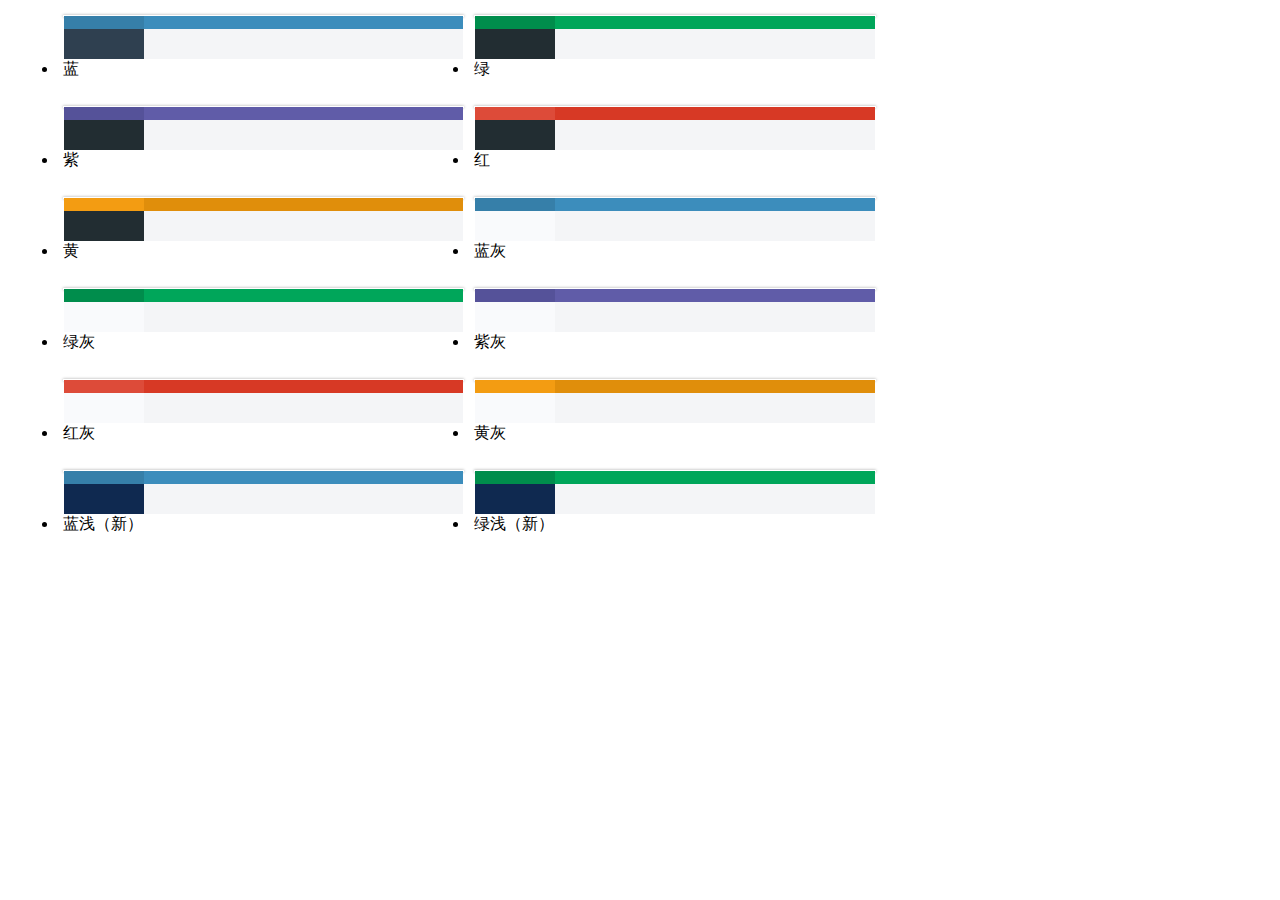
<file: ruoyi-admin/src/main/resources/templates/skin.html>
<!DOCTYPE html>
<html  lang="zh" xmlns:th="http://www.thymeleaf.org">
<head>
    <meta charset="utf-8">
    <meta name="viewport" content="width=device-width, initial-scale=1.0">
    <meta name="renderer" content="webkit">
    <title>主题选择</title>
    <!--[if lt IE 9]>
    <meta http-equiv="refresh" content="0;ie.html"/>
    <![endif]-->
    <link rel="shortcut icon" href="../static/favicon.ico" th:href="@{favicon.ico}"/>
    <link th:href="@{/css/bootstrap.min.css}" rel="stylesheet"/>
    <link th:href="@{/css/style.css}" rel="stylesheet"/>
    <style type="text/css">
		.list-unstyled{margin:10px;}
		.full-opacity-hover{opacity:1;filter:alpha(opacity=1);border:1px solid #fff}
		.full-opacity-hover:hover{border:1px solid #f00;}
	</style>
</head>
<body class="gray-bg">
<ul class="list-unstyled clearfix">
	<li style="float:left; width: 33.33333%; padding: 5px;">
		<a href="javascript:" data-skin="skin-blue|theme-dark" style="display: block; box-shadow: 0 0 3px rgba(0,0,0,0.4)" class="clearfix full-opacity-hover">
			<span style="width: 20%; float: left; height: 13px; background: #367fa9"></span>
			<span style="width: 80%; float: left; height: 13px; background: #3c8dbc"></span>
			<span style="width: 20%; float: left; height: 30px; background: #2f4050"></span>
			<span style="width: 80%; float: left; height: 30px; background: #f4f5f7"></span>
		</a>
		<p class="text-center">蓝</p>
	</li>
	
	<li style="float:left; width: 33.33333%; padding: 5px;">
		<a href="javascript:" data-skin="skin-green|theme-dark" style="display: block; box-shadow: 0 0 3px rgba(0,0,0,0.4)" class="clearfix full-opacity-hover">
			<span style="width: 20%; float: left; height: 13px; background: #008d4c"></span>
			<span style="width: 80%; float: left; height: 13px; background: #00a65a"></span>
			<span style="width: 20%; float: left; height: 30px; background: #222d32"></span>
			<span style="width: 80%; float: left; height: 30px; background: #f4f5f7"></span>
		</a>
		<p class="text-center">绿</p>
	</li>
	
	<li style="float:left; width: 33.33333%; padding: 5px;">
		<a href="javascript:" data-skin="skin-purple|theme-dark" style="display: block; box-shadow: 0 0 3px rgba(0,0,0,0.4)" class="clearfix full-opacity-hover">
			<span style="width: 20%; float: left; height: 13px; background: #555299"></span>
			<span style="width: 80%; float: left; height: 13px; background: #605ca8"></span>
			<span style="width: 20%; float: left; height: 30px; background: #222d32"></span>
			<span style="width: 80%; float: left; height: 30px; background: #f4f5f7"></span>
		</a>
		<p class="text-center">紫</p>
	</li>
	
	<li style="float:left; width: 33.33333%; padding: 5px;">
		<a href="javascript:" data-skin="skin-red|theme-dark" style="display: block; box-shadow: 0 0 3px rgba(0,0,0,0.4)" class="clearfix full-opacity-hover">
			<span style="width: 20%; float: left; height: 13px; background: #dd4b39"></span>
			<span style="width: 80%; float: left; height: 13px; background: #d73925"></span>
			<span style="width: 20%; float: left; height: 30px; background: #222d32"></span>
			<span style="width: 80%; float: left; height: 30px; background: #f4f5f7"></span>
		</a>
		<p class="text-center">红</p>
	</li>
	
	<li style="float:left; width: 33.33333%; padding: 5px;">
		<a href="javascript:" data-skin="skin-yellow|theme-dark" style="display: block; box-shadow: 0 0 3px rgba(0,0,0,0.4)" class="clearfix full-opacity-hover">
			<span style="width: 20%; float: left; height: 13px; background: #f39c12"></span>
			<span style="width: 80%; float: left; height: 13px; background: #e08e0b"></span>
			<span style="width: 20%; float: left; height: 30px; background: #222d32"></span>
			<span style="width: 80%; float: left; height: 30px; background: #f4f5f7"></span>
		</a>
		<p class="text-center">黄</p>
	</li>
	
	<li style="float:left; width: 33.33333%; padding: 5px;">
		<a href="javascript:" data-skin="skin-blue|theme-light" style="display: block; box-shadow: 0 0 3px rgba(0,0,0,0.4)" class="clearfix full-opacity-hover">
			<span style="width: 20%; float: left; height: 13px; background: #367fa9"></span>
			<span style="width: 80%; float: left; height: 13px; background: #3c8dbc"></span>
			<span style="width: 20%; float: left; height: 30px; background: #f9fafc"></span>
			<span style="width: 80%; float: left; height: 30px; background: #f4f5f7"></span>
		</a>
		<p class="text-center">蓝灰</p>
	</li>
	
	<li style="float:left; width: 33.33333%; padding: 5px;">
		<a href="javascript:" data-skin="skin-green|theme-light" style="display: block; box-shadow: 0 0 3px rgba(0,0,0,0.4)" class="clearfix full-opacity-hover">
			<span style="width: 20%; float: left; height: 13px; background: #008d4c"></span>
			<span style="width: 80%; float: left; height: 13px; background: #00a65a"></span>
			<span style="width: 20%; float: left; height: 30px; background: #f9fafc"></span>
			<span style="width: 80%; float: left; height: 30px; background: #f4f5f7"></span>
		</a>
		<p class="text-center">绿灰</p>
	</li>
	
	<li style="float:left; width: 33.33333%; padding: 5px;">
		<a href="javascript:" data-skin="skin-purple|theme-light" style="display: block; box-shadow: 0 0 3px rgba(0,0,0,0.4)" class="clearfix full-opacity-hover">
			<span style="width: 20%; float: left; height: 13px; background: #555299"></span>
			<span style="width: 80%; float: left; height: 13px; background: #605ca8"></span>
			<span style="width: 20%; float: left; height: 30px; background: #f9fafc"></span>
			<span style="width: 80%; float: left; height: 30px; background: #f4f5f7"></span>
		</a>
		<p class="text-center">紫灰</p>
	</li>
	
	<li style="float:left; width: 33.33333%; padding: 5px;">
		<a href="javascript:" data-skin="skin-red|theme-light" style="display: block; box-shadow: 0 0 3px rgba(0,0,0,0.4)" class="clearfix full-opacity-hover">
			<span style="width: 20%; float: left; height: 13px; background: #dd4b39"></span>
			<span style="width: 80%; float: left; height: 13px; background: #d73925"></span>
			<span style="width: 20%; float: left; height: 30px; background: #f9fafc"></span>
			<span style="width: 80%; float: left; height: 30px; background: #f4f5f7"></span>
		</a>
		<p class="text-center">红灰</p>
	</li>
	
	<li style="float:left; width: 33.33333%; padding: 5px;">
		<a href="javascript:" data-skin="skin-yellow|theme-light" style="display: block; box-shadow: 0 0 3px rgba(0,0,0,0.4)" class="clearfix full-opacity-hover">
			<span style="width: 20%; float: left; height: 13px; background: #f39c12"></span>
			<span style="width: 80%; float: left; height: 13px; background: #e08e0b"></span>
			<span style="width: 20%; float: left; height: 30px; background: #f9fafc"></span>
			<span style="width: 80%; float: left; height: 30px; background: #f4f5f7"></span>
		</a>
		<p class="text-center">黄灰</p>
	</li>
	
	<li style="float:left; width: 33.33333%; padding: 5px;">
		<a href="javascript:" data-skin="skin-blue|theme-blue" style="display: block; box-shadow: 0 0 3px rgba(0,0,0,0.4)" class="clearfix full-opacity-hover">
			<span style="width: 20%; float: left; height: 13px; background: #367fa9"></span>
			<span style="width: 80%; float: left; height: 13px; background: #3c8dbc"></span>
			<span style="width: 20%; float: left; height: 30px; background: rgba(15,41,80,1)"></span>
			<span style="width: 80%; float: left; height: 30px; background: #f4f5f7"></span>
		</a>
		<p class="text-center">蓝浅（新）</p>
	</li>
	<li style="float:left; width: 33.33333%; padding: 5px;">
		<a href="javascript:" data-skin="skin-green|theme-blue" style="display: block; box-shadow: 0 0 3px rgba(0,0,0,0.4)" class="clearfix full-opacity-hover">
			<span style="width: 20%; float: left; height: 13px; background: #008d4c"></span>
			<span style="width: 80%; float: left; height: 13px; background: #00a65a"></span>
			<span style="width: 20%; float: left; height: 30px; background: rgba(15,41,80,1)"></span>
			<span style="width: 80%; float: left; height: 30px; background: #f4f5f7"></span>
		</a>
		<p class="text-center">绿浅（新）</p>
	</li>
</ul>
</body>
<script th:src="@{/js/jquery.min.js}"></script>
<script th:src="@{/ruoyi/js/common.js?v=4.5.0}"></script>
<script type="text/javascript">
//皮肤样式列表
var skins = ["skin-blue", "skin-green", "skin-purple", "skin-red", "skin-yellow"];

// 主题样式列表
var themes = ["theme-dark", "theme-light", "theme-blue"];

$("[data-skin]").on('click',
function(e) {
    var skin = $(this).data('skin');
    $.each(skins, function(i) {
        parent.$("body").removeClass(skins[i]);
    });
    $.each(themes, function(i) {
        parent.$("body").removeClass(themes[i]);
    });
    parent.$("body").addClass(skin.split('|')[0]);
    parent.$("body").addClass(skin.split('|')[1]);
    storage.set('skin', skin);
});
</script>
</html>
</file>
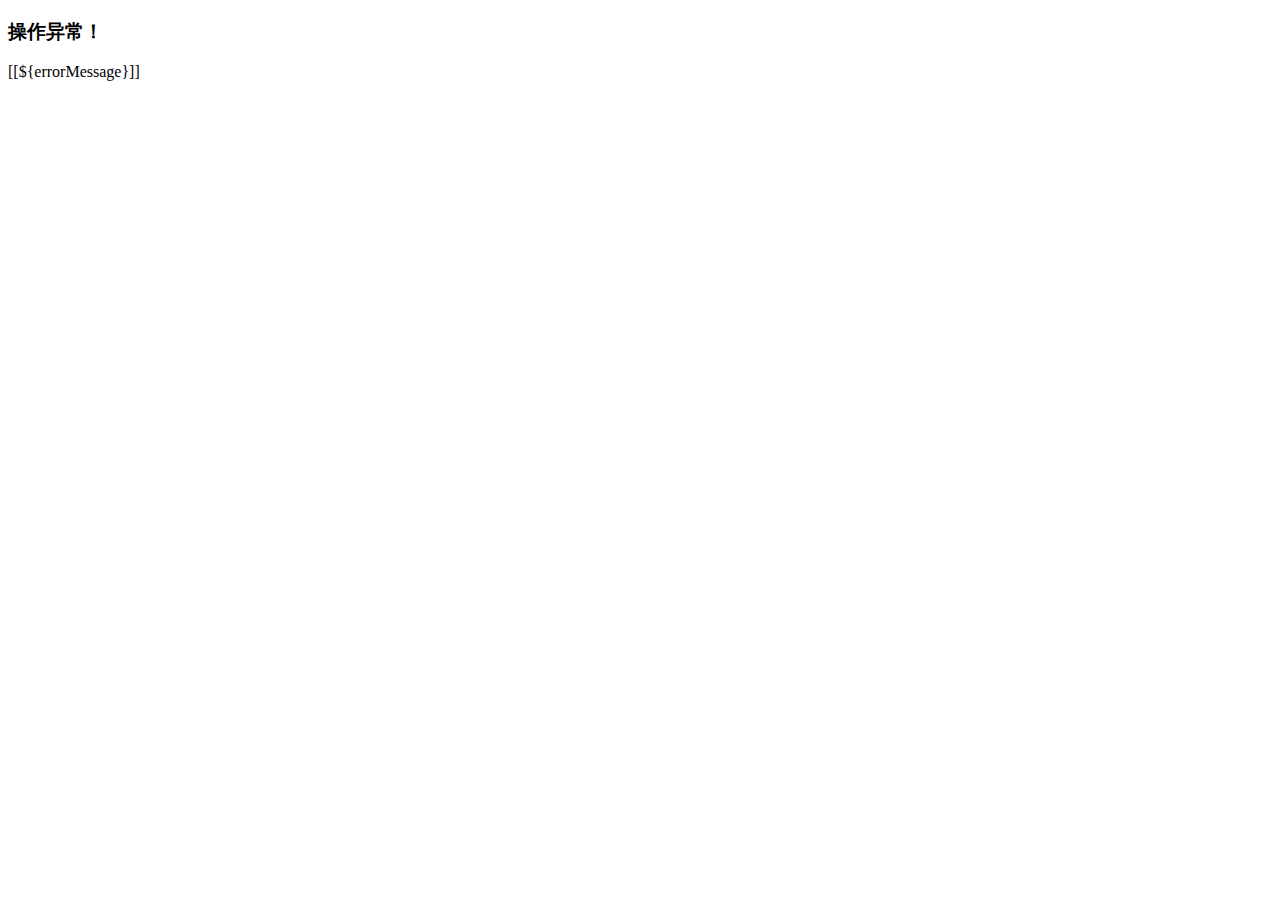
<file: ruoyi-admin/src/main/resources/templates/error/business.html>
<!DOCTYPE html>
<html lang="zh">
<head>
    <meta charset="utf-8">
    <meta name="viewport" content="width=device-width, initial-scale=1.0">
    <title>RuoYi - 403</title>
	<link th:href="@{/css/bootstrap.min.css}" rel="stylesheet"/>
    <link th:href="@{/css/animate.css}" rel="stylesheet"/>
    <link th:href="@{/css/style.css}" rel="stylesheet"/>
</head>
<body class="gray-bg">
    <div class="middle-box text-center animated fadeInDown">
        <h3 class="font-bold">操作异常！</h3>

        <div class="error-desc">
            [[${errorMessage}]]
        </div>
    </div>
</body>
</html>
</file>
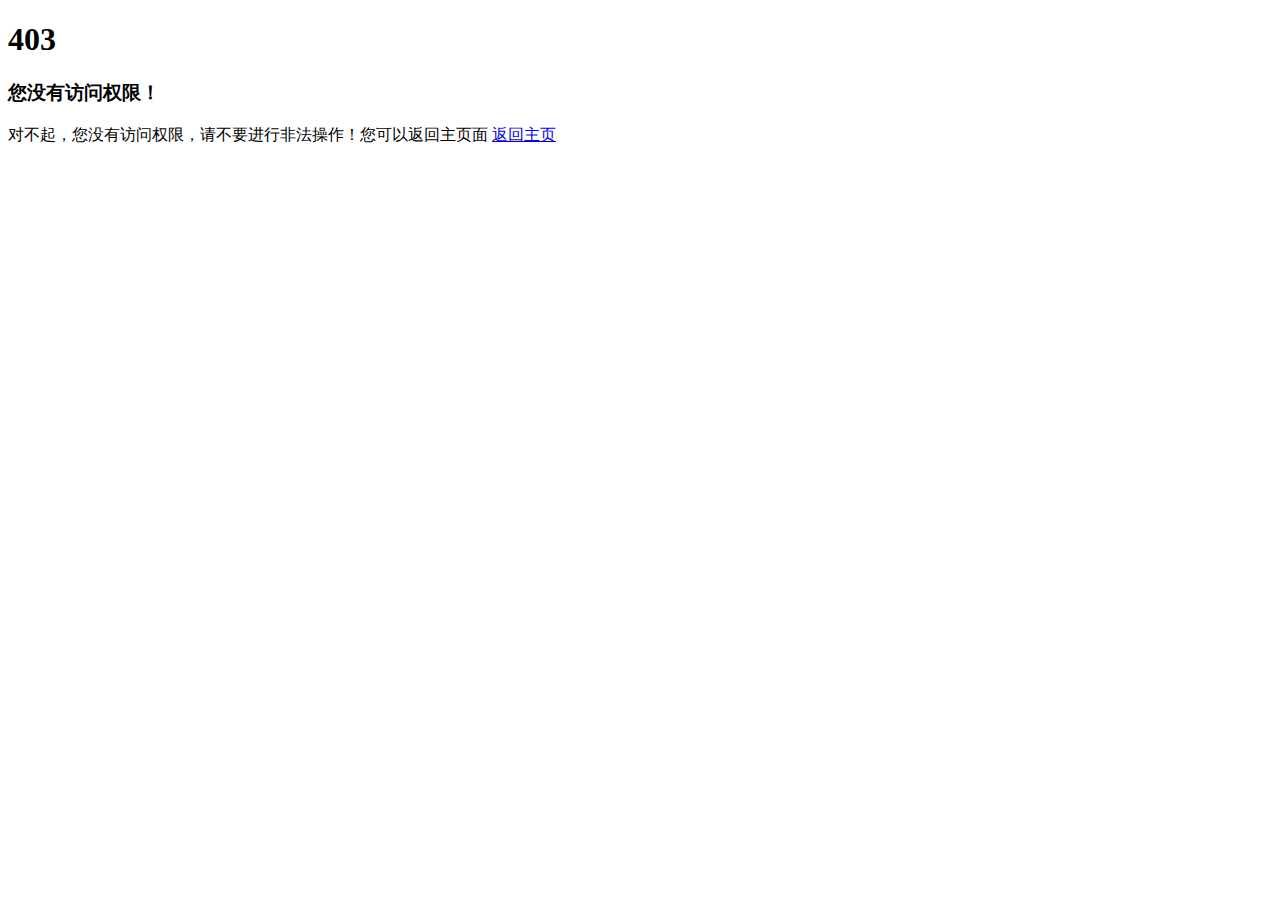
<file: ruoyi-admin/src/main/resources/templates/error/unauth.html>
<!DOCTYPE html>
<html lang="zh">
<head>
    <meta charset="utf-8">
    <meta name="viewport" content="width=device-width, initial-scale=1.0">
    <title>RuoYi - 403</title>
	<link th:href="@{/css/bootstrap.min.css}" rel="stylesheet"/>
    <link th:href="@{/css/animate.css}" rel="stylesheet"/>
    <link th:href="@{/css/style.css}" rel="stylesheet"/>
</head>
<body class="gray-bg">
    <div class="middle-box text-center animated fadeInDown">
        <h1>403</h1>
        <h3 class="font-bold">您没有访问权限！</h3>

        <div class="error-desc">
                                对不起，您没有访问权限，请不要进行非法操作！您可以返回主页面
            <a href="javascript:index()" class="btn btn-outline btn-primary btn-xs">返回主页</a>
        </div>
    </div>
    <script th:inline="javascript">
      var ctx = [[@{/}]];
      function index() {
          window.parent.frames.location.href = ctx + "index";
      }
    </script>
</body>
</html>
</file>
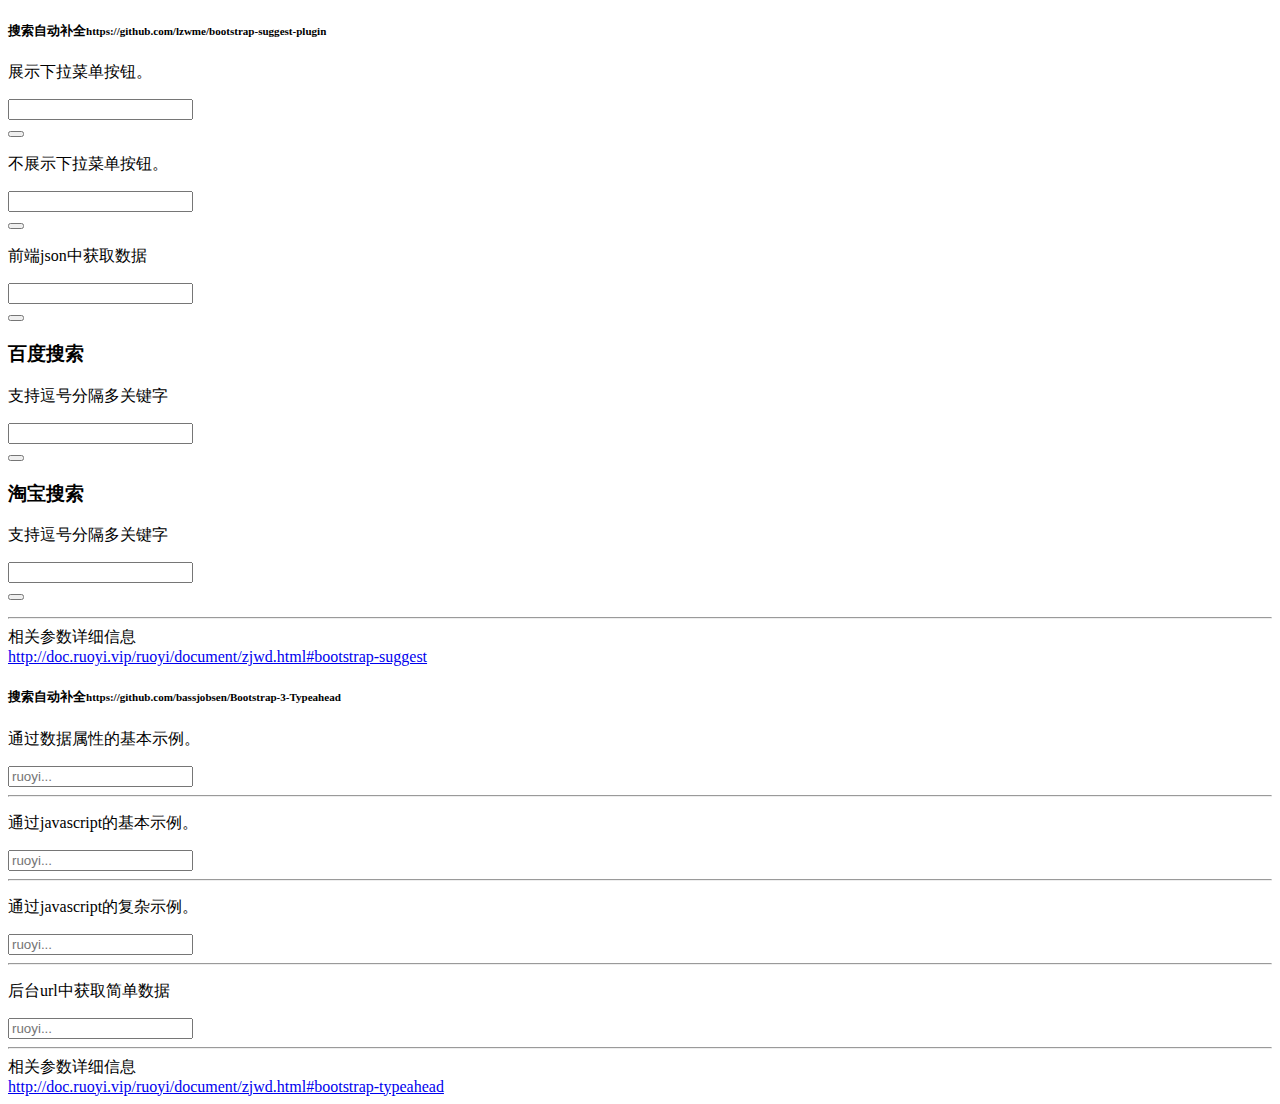
<file: ruoyi-admin/src/main/resources/templates/demo/form/autocomplete.html>
<!DOCTYPE html>
<html lang="zh">
<head>
	<th:block th:include="include :: header('搜索自动补全')" />
</head>
<body class="gray-bg">
      <div class="wrapper wrapper-content animated fadeInRight">
        <div class="row">
            <div class="col-sm-6">
                <div class="ibox float-e-margins">
                    <div class="ibox-title">
                        <h5>搜索自动补全<small>https://github.com/lzwme/bootstrap-suggest-plugin</small></h5>
                    </div>  
                    <div class="ibox-content">
                        <p>展示下拉菜单按钮。</p>
                        <div class="row">
                            <div class="col-lg-6">
                                <div class="input-group">
                                    <input type="text" class="form-control" id="suggest-demo-1">
                                    <div class="input-group-btn">
                                        <button type="button" class="btn btn-white dropdown-toggle" data-toggle="dropdown">
                                            <span class="caret"></span>
                                        </button>
                                        <ul class="dropdown-menu dropdown-menu-right" role="menu">
                                        </ul>
                                    </div>
                                </div>
                            </div>
                        </div>
                        
                        <p>不展示下拉菜单按钮。</p>
                        <div class="row">
                            <div class="col-lg-6">
                                <div class="input-group">
                                    <input type="text" class="form-control" id="suggest-demo-2">
                                    <div class="input-group-btn">
                                        <button type="button" class="btn btn-white dropdown-toggle" data-toggle="dropdown">
                                            <span class="caret"></span>
                                        </button>
                                        <ul class="dropdown-menu dropdown-menu-right" role="menu">
                                        </ul>
                                    </div>
                                </div>
                            </div>
                        </div>
                        
                        <p>前端json中获取数据</p>
                        <div class="row">
                            <div class="col-lg-6">
                                <div class="input-group">
                                    <input type="text" class="form-control" id="suggest-demo-3">
                                    <div class="input-group-btn">
                                        <button type="button" class="btn btn-white dropdown-toggle" data-toggle="dropdown">
                                            <span class="caret"></span>
                                        </button>
                                        <ul class="dropdown-menu dropdown-menu-right" role="menu">
                                        </ul>
                                    </div>
                                    <!-- /btn-group -->
                                </div>
                            </div>
                        </div>
                        
                        <h3>百度搜索</h3>
                        <p>支持逗号分隔多关键字</p>
                        <div class="row">
                            <div class="col-lg-6">
                                <div class="input-group" style="width: 300px;">
                                    <input type="text" class="form-control" id="baidu">
                                    <div class="input-group-btn">
                                        <button type="button" class="btn btn-white dropdown-toggle" data-toggle="dropdown">
                                            <span class="caret"></span>
                                        </button>
                                        <ul class="dropdown-menu dropdown-menu-right" role="menu">
                                        </ul>
                                    </div>
                                    <!-- /btn-group -->
                                </div>
                            </div>
                        </div>
                        
                        <h3>淘宝搜索</h3>
                        <p>支持逗号分隔多关键字</p>
                        <div class="row">
                            <div class="col-lg-6">
                                <div class="input-group" style="width: 400px;">
                                    <input type="text" class="form-control" id="taobao">
                                    <div class="input-group-btn">
                                        <button type="button" class="btn btn-white dropdown-toggle" data-toggle="dropdown">
                                            <span class="caret"></span>
                                        </button>
                                        <ul class="dropdown-menu dropdown-menu-right" role="menu">
                                        </ul>
                                    </div>
                                    <!-- /btn-group -->
                                </div>
                            </div>
                        </div>
                        <hr>
                        <div class="form-group">
                            <label class="font-noraml">相关参数详细信息</label>
                            <div><a href="http://doc.ruoyi.vip/ruoyi/document/zjwd.html#bootstrap-suggest" target="_blank">http://doc.ruoyi.vip/ruoyi/document/zjwd.html#bootstrap-suggest</a></div>
                        </div>
                    </div>
                </div>
            </div>
            
            <div class="col-sm-6">
                <div class="ibox float-e-margins">
                    <div class="ibox-title">
                        <h5>搜索自动补全<small>https://github.com/bassjobsen/Bootstrap-3-Typeahead</small></h5>
                    </div>  
                    <div class="ibox-content">
                        <p>通过数据属性的基本示例。</p>
                        <div class="row">
                            <div class="col-lg-6">
                           	    <input type="text" placeholder="ruoyi..." data-provide="typeahead" data-source='["ruoyi 1","ruoyi 2","ruoyi 3"]' class="form-control" />
                            </div>
                        </div>
                        <hr>
                        
                        <p>通过javascript的基本示例。</p>
                        <div class="row">
                            <div class="col-lg-6">
                                <input type="text" placeholder="ruoyi..." class="form-control" id="typeahead-demo-1"/>
                            </div>
                        </div>
                        
                        <hr>
                        <p>通过javascript的复杂示例。</p>
                        <div class="row">
                            <div class="col-lg-6">
                                <input type="text" placeholder="ruoyi..." class="form-control" id="typeahead-demo-2"/>
                            </div>
                        </div>
                        
                        <hr>
                        <p>后台url中获取简单数据</p>
                        <div class="row">
                            <div class="col-lg-6">
                                <input type="text" placeholder="ruoyi..." class="form-control" id="typeahead-demo-3"/>
                            </div>
                        </div>
                        
                        <hr>
                        <div class="form-group">
                            <label class="font-noraml">相关参数详细信息</label>
                            <div><a href="http://doc.ruoyi.vip/ruoyi/document/zjwd.html#bootstrap-typeahead" target="_blank">http://doc.ruoyi.vip/ruoyi/document/zjwd.html#bootstrap-typeahead</a></div>
                        </div>
                    </div>
                </div>
            </div>
        </div>
    </div>
    <th:block th:include="include :: footer" />
    <th:block th:include="include :: bootstrap-suggest-js" />
    <th:block th:include="include :: bootstrap-typeahead-js" />
    <script type="text/javascript">
        
	    var testBsSuggest = $("#suggest-demo-1").bsSuggest({
	        url: ctx + "demo/form/userModel",
	        idField: "userId",
	        keyField: "userName"
	    }).on('onDataRequestSuccess', function (e, result) {
	        console.log('onDataRequestSuccess: ', result);
	    }).on('onSetSelectValue', function (e, keyword) {
	        console.log('onSetSelectValue: ', keyword);
	    }).on('onUnsetSelectValue', function (e) {
	        console.log("onUnsetSelectValue");
	    });
	    
	    var testBsSuggest = $("#suggest-demo-2").bsSuggest({
	        url: ctx + "demo/form/userModel",
	        showBtn: false,
	        idField: "userId",
	        keyField: "userName"
	    }).on('onDataRequestSuccess', function (e, result) {
	        console.log('onDataRequestSuccess: ', result);
	    }).on('onSetSelectValue', function (e, keyword) {
	        console.log('onSetSelectValue: ', keyword);
	    }).on('onUnsetSelectValue', function (e) {
	        console.log("onUnsetSelectValue");
	    });
	
	    //data 数据中获取
	    var testdataBsSuggest = $("#suggest-demo-3").bsSuggest({
	        indexId: 1,
	        indexKey: 2,
	        data: {
	            'value': [
	                {
	                    'userId': '1',
	                    'userCode': '1000001',
	                    'userName': '测试1',
	                    'userPhone': '15888888888'
	                },
	                {
	                    'userId': '2',
	                    'userCode': '1000002',
	                    'userName': '测试2',
	                    'userPhone': '15888888888'
	                },
	                {
	                    'userId': '3',
	                    'userCode': '1000003',
	                    'userName': '测试3',
	                    'userPhone': '15888888888'
	                },
	                {
	                    'userId': '4',
	                    'userCode': '1000004',
	                    'userName': '测试4',
	                    'userPhone': '15888888888'
	                },
	                {
	                    'userId': '5',
	                    'userCode': '1000005',
	                    'userName': '测试5',
	                    'userPhone': '15888888888'
	                }
				],
	            'defaults': 'http://ruoyi.vip'
	        }
	    });
	    
	    //百度搜索测试
	    var baiduBsSuggest = $("#baidu").bsSuggest({
	        allowNoKeyword: false, //是否允许无关键字时请求数据
	        multiWord: true, //以分隔符号分割的多关键字支持
	        separator: ",", //多关键字支持时的分隔符，默认为空格
	        getDataMethod: "url", //获取数据的方式，总是从 URL 获取
	        url: 'http://unionsug.baidu.com/su?p=3&t=' + (new Date()).getTime() + '&wd=',
	        /*优先从url ajax 请求 json 帮助数据，注意最后一个参数为关键字请求参数*/
	        jsonp: 'cb',
	        /*如果从 url 获取数据，并且需要跨域，则该参数必须设置*/
	        processData: function (json) { // url 获取数据时，对数据的处理，作为 getData 的回调函数
	            var i, len, data = {
	                value: []
	            };
	            if (!json || !json.s || json.s.length === 0) {
	                return false;
	            }
	
	            console.log(json);
	            len = json.s.length;
	
	            jsonStr = "{'value':[";
	            for (i = 0; i < len; i++) {
	                data.value.push({
	                    word: json.s[i]
	                });
	            }
	            data.defaults = 'baidu';
	
	            //字符串转化为 js 对象
	            return data;
	        }
	    });
	    
	    //淘宝搜索建议测试
	    var taobaoBsSuggest = $("#taobao").bsSuggest({
	        indexId: 2, //data.value 的第几个数据，作为input输入框的内容
	        indexKey: 1, //data.value 的第几个数据，作为input输入框的内容
	        allowNoKeyword: false, //是否允许无关键字时请求数据
	        multiWord: true, //以分隔符号分割的多关键字支持
	        separator: ",", //多关键字支持时的分隔符，默认为空格
	        getDataMethod: "url", //获取数据的方式，总是从 URL 获取
	        effectiveFieldsAlias: {
	            Id: "序号",
	            Keyword: "关键字",
	            Count: "数量"
	        },
	        showHeader: true,
	        url: 'http://suggest.taobao.com/sug?code=utf-8&extras=1&q=',
	        /*优先从url ajax 请求 json 帮助数据，注意最后一个参数为关键字请求参数*/
	        jsonp: 'callback',
	        /*如果从 url 获取数据，并且需要跨域，则该参数必须设置*/
	        processData: function (json) { // url 获取数据时，对数据的处理，作为 getData 的回调函数
	            var i, len, data = {
	                value: []
	            };
	
	            if (!json || !json.result || json.result.length == 0) {
	                return false;
	            }
	
	            console.log(json);
	            len = json.result.length;
	
	            for (i = 0; i < len; i++) {
	                data.value.push({
	                    "Id": (i + 1),
	                    "Keyword": json.result[i][0],
	                    "Count": json.result[i][1]
	                });
	            }
	            console.log(data);
	            return data;
	        }
	    });
	    
	    $('#typeahead-demo-1').typeahead({
            source: ["ruoyi 1","ruoyi 2","ruoyi 3"]
        });
	    
	    $('#typeahead-demo-2').typeahead({
            source: [
                {"name": "Afghanistan", "code": "AF", "ccn0": "040"},
                {"name": "Land Islands", "code": "AX", "ccn0": "050"},
                {"name": "Albania", "code": "AL","ccn0": "060"},
                {"name": "Algeria", "code": "DZ","ccn0": "070"}
            ]
        });
	    
	    $.get(ctx + "demo/form/collection", function(data){
	    	$("#typeahead-demo-3").typeahead({
		        source: data.value
		    });
        },'json');
    </script>
</body>
</html>
</file>
